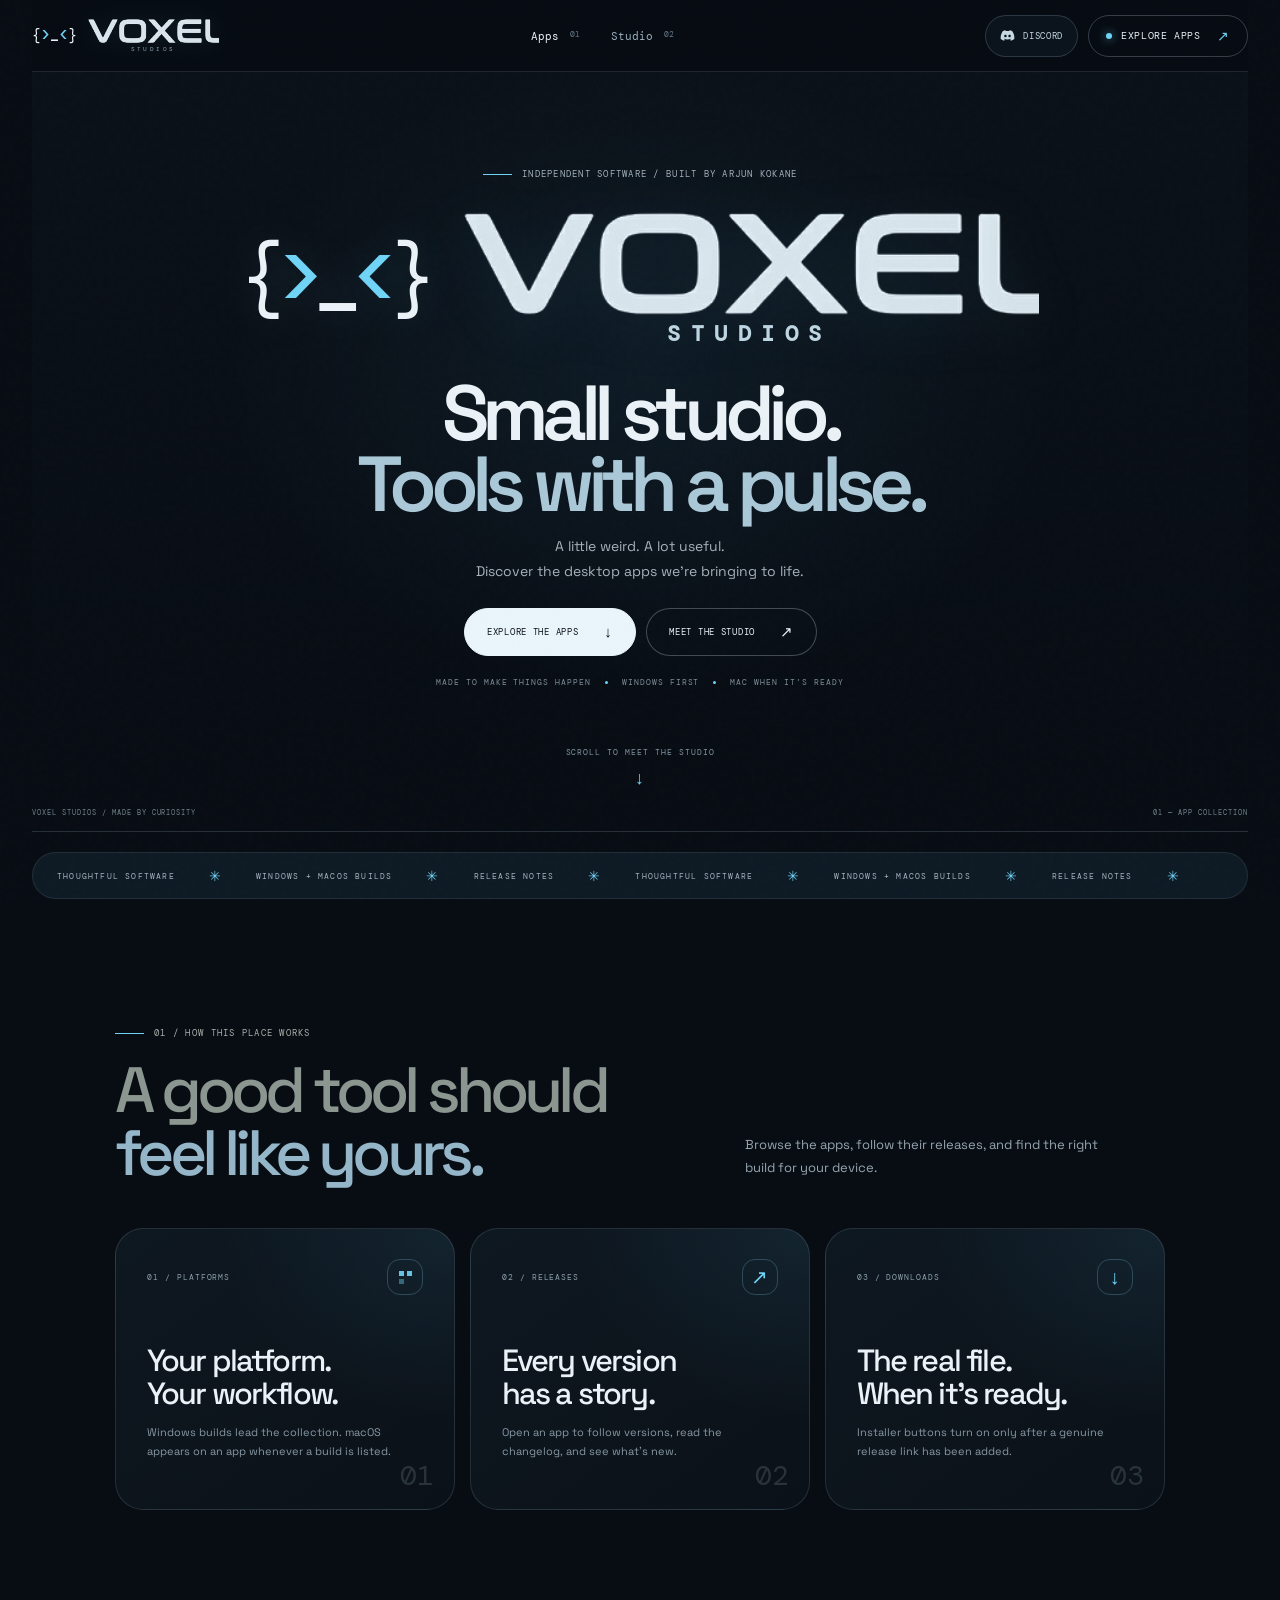
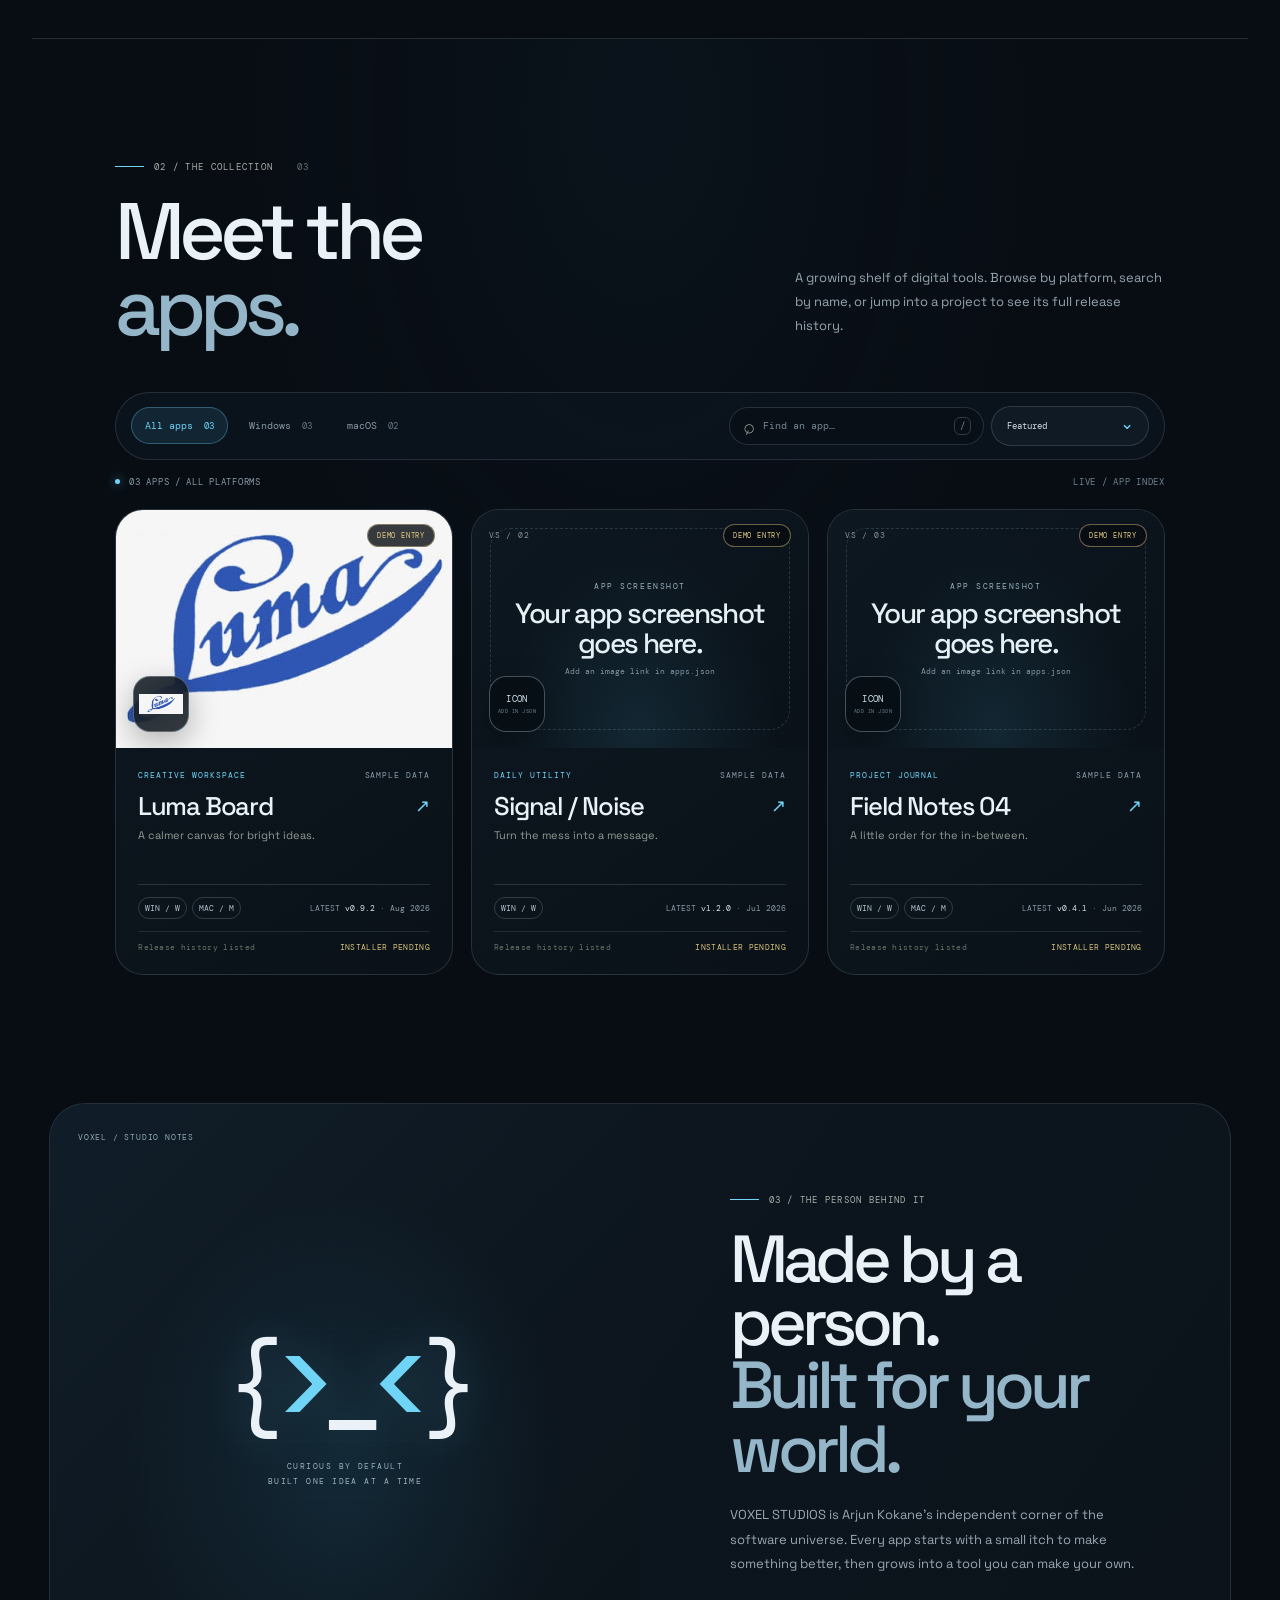
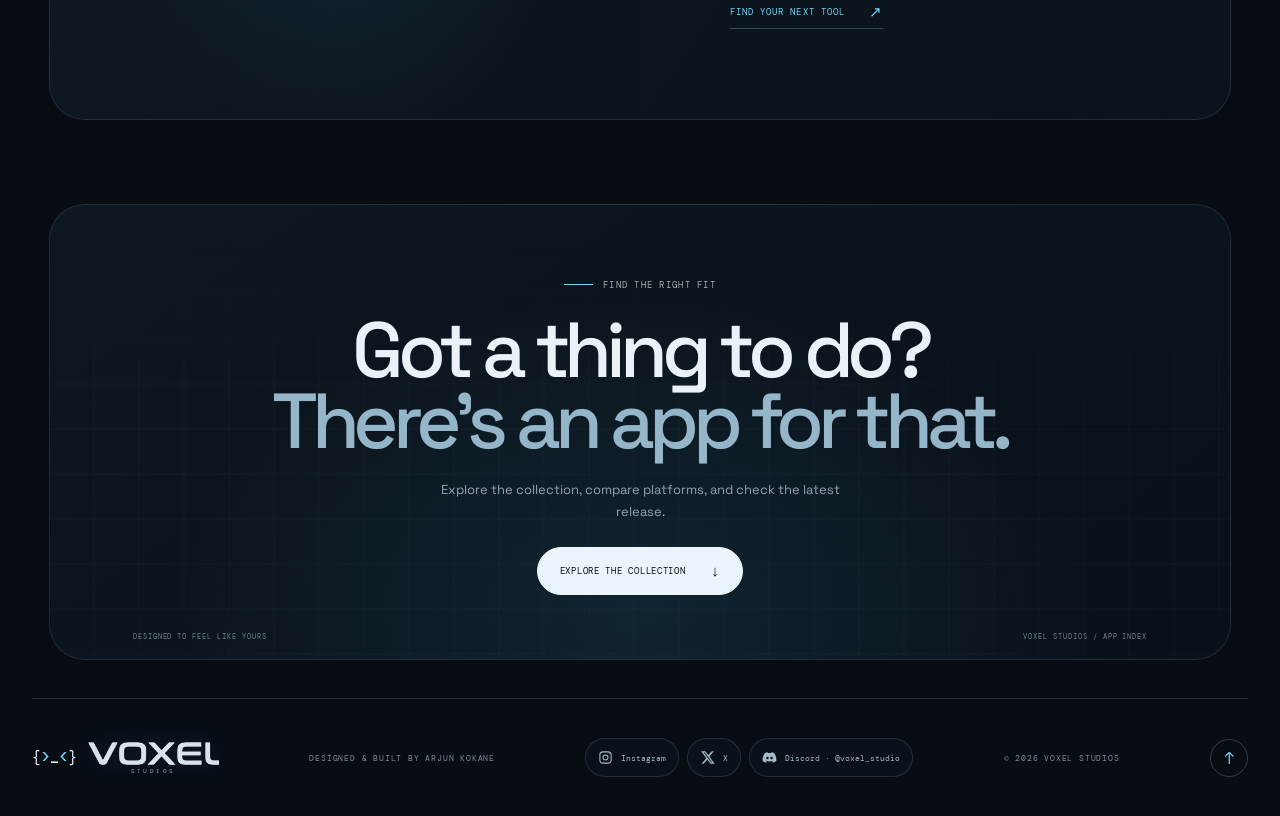
<file: index.html>
<!doctype html>
<html lang="en">
<head>
  <meta charset="utf-8">
  <meta name="viewport" content="width=device-width, initial-scale=1">
  <meta name="theme-color" content="#080d14">
  <meta name="description" content="Explore desktop apps, releases, and installer availability from VOXEL STUDIOS.">
  <link rel="icon" type="image/svg+xml" href="assets/voxel-favicon.svg">
  <title>VOXEL STUDIOS — Tools for what’s next</title>
  <link rel="preconnect" href="https://fonts.googleapis.com">
  <link rel="preconnect" href="https://fonts.gstatic.com" crossorigin>
  <link href="https://fonts.googleapis.com/css2?family=DM+Mono:wght@400;500&family=Space+Grotesk:wght@400;500;600;700&display=swap" rel="stylesheet">
  <link rel="stylesheet" href="style.css">
  <script src="js/app.js" defer></script>
</head>
<body>
  <div class="site-shell" id="top">
    <header class="topbar">
      <a class="brand" href="index.html" aria-label="VOXEL STUDIOS home"><span class="brand-lockup"><span class="brand-face" aria-hidden="true"><span>{</span><b>&gt;</b><i>_</i><b>&lt;</b><span>}</span></span><span class="brand-word"><img class="brand-image" src="assets/voxel-wordmark.png" data-studio-logo data-default-src="assets/voxel-wordmark.png" alt="VOXEL"><span class="brand-studio">STUDIOS</span></span></span></a>
      <nav class="main-nav" aria-label="Main navigation">
        <a class="nav-link is-active" href="#catalog">Apps <span class="nav-index">01</span></a>
        <a class="nav-link" href="#about">Studio <span class="nav-index">02</span></a>
      </nav>
      <div class="topbar-actions"><button class="topbar-social" type="button" data-copy-discord aria-label="Copy Discord handle voxel_studio" title="Copy Discord handle"><svg viewBox="0 0 24 24" aria-hidden="true"><path d="M19.7 5.1A18.2 18.2 0 0 0 15.2 3.7l-.6 1.2a16.8 16.8 0 0 0-5.2 0l-.6-1.2a18.2 18.2 0 0 0-4.5 1.4C1.5 9.3.7 13.4 1.1 17.5a18.4 18.4 0 0 0 5.5 2.8l1.2-2a11.7 11.7 0 0 1-1.9-.9l.5-.4a13.2 13.2 0 0 0 11.2 0l.5.4c-.6.4-1.2.7-1.9.9l1.2 2a18.4 18.4 0 0 0 5.5-2.8c.5-4.8-.8-8.8-3.2-12.4ZM8.7 14.9c-1.1 0-2-.9-2-2s.9-2 2-2 2 .9 2 2-.9 2-2 2Zm6.6 0c-1.1 0-2-.9-2-2s.9-2 2-2 2 .9 2 2-.9 2-2 2Z"/></svg><span>Discord</span></button><a class="topbar-cta" href="#catalog"><span class="status-dot"></span> Explore apps <span class="arrow">↗</span></a></div>
    </header>

    <main>
      <section class="hero artcraft-hero" aria-labelledby="hero-title">
        <div class="hero-glow" aria-hidden="true"></div>
        <div class="hero-content">
          <div class="eyebrow hero-eyebrow"><span class="eyebrow-line"></span> Independent software / Built by Arjun Kokane</div>
          <div class="hero-lockup" aria-label="VOXEL STUDIOS"><span class="hero-face" role="img" aria-label="Animated VOXEL face"><span>{</span><b>&gt;</b><i>_</i><b>&lt;</b><span>}</span></span><span class="hero-word-wrap"><img class="hero-wordmark" src="assets/voxel-wordmark.png" data-studio-logo data-default-src="assets/voxel-wordmark.png" alt="VOXEL"><span class="hero-studio-label">STUDIOS</span></span></div>
          <h1 id="hero-title">Small studio.<br><span>Tools with a pulse.</span></h1>
          <p class="hero-description">A little weird. A lot useful.<br>Discover the desktop apps we’re bringing to life.</p>
          <div class="hero-actions"><a class="button button-primary" href="#catalog">Explore the apps <span>↓</span></a><a class="button button-quiet" href="#about">Meet the studio <span>↗</span></a></div>
          <div class="hero-proof"><span>MADE TO MAKE THINGS HAPPEN</span><i></i><span>WINDOWS FIRST</span><i></i><span>MAC WHEN IT’S READY</span></div>
        </div>
        <a class="hero-scroll-cue" href="#studio"><span>Scroll to meet the studio</span><b aria-hidden="true">↓</b></a>
        <div class="hero-bottomline"><span>VOXEL STUDIOS / MADE BY CURIOSITY</span><span>01 — APP COLLECTION</span></div>
      </section>

      <section class="ticker" aria-label="Studio capabilities"><div class="ticker-track"><span>THOUGHTFUL SOFTWARE</span><b>✳</b><span>WINDOWS + MACOS BUILDS</span><b>✳</b><span>RELEASE NOTES</span><b>✳</b><span>THOUGHTFUL SOFTWARE</span><b>✳</b><span>WINDOWS + MACOS BUILDS</span><b>✳</b><span>RELEASE NOTES</span><b>✳</b></div></section>

      <section class="capabilities content-wrap" id="studio">
        <div class="section-intro">
          <div><div class="eyebrow"><span class="eyebrow-line"></span> 01 / How this place works</div><h2>A good tool should<br><em>feel like yours.</em></h2></div>
          <p>Browse the apps, follow their releases, and find the right build for your device.</p>
        </div>
        <div class="capability-grid">
          <article class="capability-card" data-reveal><div class="capability-top"><span>01 / PLATFORMS</span><span class="capability-icon icon-platforms"><i></i><i></i><i></i></span></div><h3>Your platform.<br>Your workflow.</h3><p>Windows builds lead the collection. macOS appears on an app whenever a build is listed.</p><span class="capability-index">01</span></article>
          <article class="capability-card" data-reveal><div class="capability-top"><span>02 / RELEASES</span><span class="capability-icon icon-release">↗</span></div><h3>Every version<br>has a story.</h3><p>Open an app to follow versions, read the changelog, and see what’s new.</p><span class="capability-index">02</span></article>
          <article class="capability-card" data-reveal><div class="capability-top"><span>03 / DOWNLOADS</span><span class="capability-icon icon-download">↓</span></div><h3>The real file.<br>When it’s ready.</h3><p>Installer buttons turn on only after a genuine release link has been added.</p><span class="capability-index">03</span></article>
        </div>
      </section>

      <section class="catalog content-wrap" id="catalog">
        <div class="section-heading">
          <div><div class="eyebrow"><span class="eyebrow-line"></span> 02 / The collection <span class="eyebrow-number" data-app-count>—</span></div><h2>Meet the<br><em>apps.</em></h2></div>
          <p class="section-intro-text">A growing shelf of digital tools. Browse by platform, search by name, or jump into a project to see its full release history.</p>
        </div>
        <div class="catalog-toolbar">
          <div class="filters" role="group" aria-label="Filter apps by platform">
            <button class="filter-button is-selected" type="button" data-platform-filter="all" aria-pressed="true">All apps <span data-filter-count="all">—</span></button>
            <button class="filter-button" type="button" data-platform-filter="windows" aria-pressed="false">Windows <span data-filter-count="windows">—</span></button>
            <button class="filter-button" type="button" data-platform-filter="macos" aria-pressed="false">macOS <span data-filter-count="macos">—</span></button>
          </div>
          <div class="catalog-tools">
            <label class="search-box"><span class="sr-only">Search apps</span><span class="search-icon">⌕</span><input type="search" id="app-search" placeholder="Find an app…" autocomplete="off"><kbd>/</kbd></label>
            <label class="sort-wrap"><span class="sr-only">Sort apps</span><select id="app-sort"><option value="featured">Featured</option><option value="name">Name A–Z</option><option value="updated">Recently updated</option></select><span class="select-arrow" aria-hidden="true">⌄</span></label>
          </div>
        </div>
        <div class="results-line"><span><span class="results-indicator"></span><span id="results-copy">Loading collection</span></span><span class="mono-label">LIVE / APP INDEX</span></div>
        <div class="app-grid" id="app-grid" aria-live="polite" aria-busy="true"></div>
        <noscript><p class="notice">Enable JavaScript to load the app catalog from <code>apps.json</code>.</p></noscript>
      </section>

      <section class="about-section" id="about">
        <div class="about-art" data-reveal><div class="about-face-lockup" aria-label="VOXEL animated face"><span class="about-face" role="img" aria-label="Animated VOXEL face"><span>{</span><b>&gt;</b><i>_</i><b>&lt;</b><span>}</span></span><span class="about-art-caption">CURIOUS BY DEFAULT<br>BUILT ONE IDEA AT A TIME</span></div><span class="about-art-label">VOXEL / STUDIO NOTES</span></div>
        <div class="about-copy" data-reveal><div class="eyebrow"><span class="eyebrow-line"></span> 03 / The person behind it</div><h2>Made by a person.<br><em>Built for your world.</em></h2><p>VOXEL STUDIOS is Arjun Kokane’s independent corner of the software universe. Every app starts with a small itch to make something better, then grows into a tool you can make your own.</p><a class="text-link" href="#catalog">Find your next tool <span>↗</span></a></div>
      </section>

      <section class="closing-cta"><div class="closing-noise"></div><div class="eyebrow"><span class="eyebrow-line"></span> Find the right fit</div><h2>Got a thing to do?<br><em>There’s an app for that.</em></h2><p>Explore the collection, compare platforms, and check the latest release.</p><a class="button button-primary" href="#catalog">Explore the collection <span>↓</span></a><div class="closing-foot"><span>DESIGNED TO FEEL LIKE YOURS</span><span>VOXEL STUDIOS / APP INDEX</span></div></section>
    </main>

    <footer class="footer">
      <a class="brand footer-brand" href="index.html" aria-label="VOXEL STUDIOS home"><span class="brand-lockup"><span class="brand-face" aria-hidden="true"><span>{</span><b>&gt;</b><i>_</i><b>&lt;</b><span>}</span></span><span class="brand-word"><img class="brand-image" src="assets/voxel-wordmark.png" data-studio-logo data-default-src="assets/voxel-wordmark.png" alt="VOXEL"><span class="brand-studio">STUDIOS</span></span></span></a>
      <span class="footer-credit">DESIGNED & BUILT BY ARJUN KOKANE</span><nav class="footer-socials" aria-label="VOXEL STUDIOS social links"><a data-social="instagram" href="https://www.instagram.com/voxel_studio/" target="_blank" rel="noopener noreferrer" aria-label="Instagram @voxel_studio"><svg viewBox="0 0 24 24" aria-hidden="true"><rect x="3" y="3" width="18" height="18" rx="5"/><circle cx="12" cy="12" r="4"/><circle cx="18" cy="6" r=".8" class="icon-fill"/></svg><span>Instagram</span></a><a data-social="x" href="https://x.com/voxel_studio" target="_blank" rel="noopener noreferrer" aria-label="X @voxel_studio"><svg viewBox="0 0 24 24" aria-hidden="true"><path d="M18.9 2h3.3l-7.2 8.3L23.5 22h-6.6l-5.2-6.9L5.7 22H2.4l7.7-8.9L1.8 2h6.8l4.7 6.3Zm-1.2 18h1.8L7.7 3.9H5.8Z" class="icon-fill"/></svg><span>X</span></a><button type="button" data-copy-discord aria-label="Copy Discord handle voxel_studio"><svg viewBox="0 0 24 24" aria-hidden="true"><path class="icon-fill" d="M19.7 5.1A18.2 18.2 0 0 0 15.2 3.7l-.6 1.2a16.8 16.8 0 0 0-5.2 0l-.6-1.2a18.2 18.2 0 0 0-4.5 1.4C1.5 9.3.7 13.4 1.1 17.5a18.4 18.4 0 0 0 5.5 2.8l1.2-2a11.7 11.7 0 0 1-1.9-.9l.5-.4a13.2 13.2 0 0 0 11.2 0l.5.4c-.6.4-1.2.7-1.9.9l1.2 2a18.4 18.4 0 0 0 5.5-2.8c.5-4.8-.8-8.8-3.2-12.4ZM8.7 14.9a2 2 0 1 1 0-4 2 2 0 0 1 0 4Zm6.6 0a2 2 0 1 1 0-4 2 2 0 0 1 0 4Z"/></svg><span>Discord · @voxel_studio</span></button></nav><span class="footer-copy">© <span data-year></span> VOXEL STUDIOS</span><a class="back-top" href="#top" aria-label="Back to top">↑</a>
    </footer>
  </div>
</body>
</html>
</file>
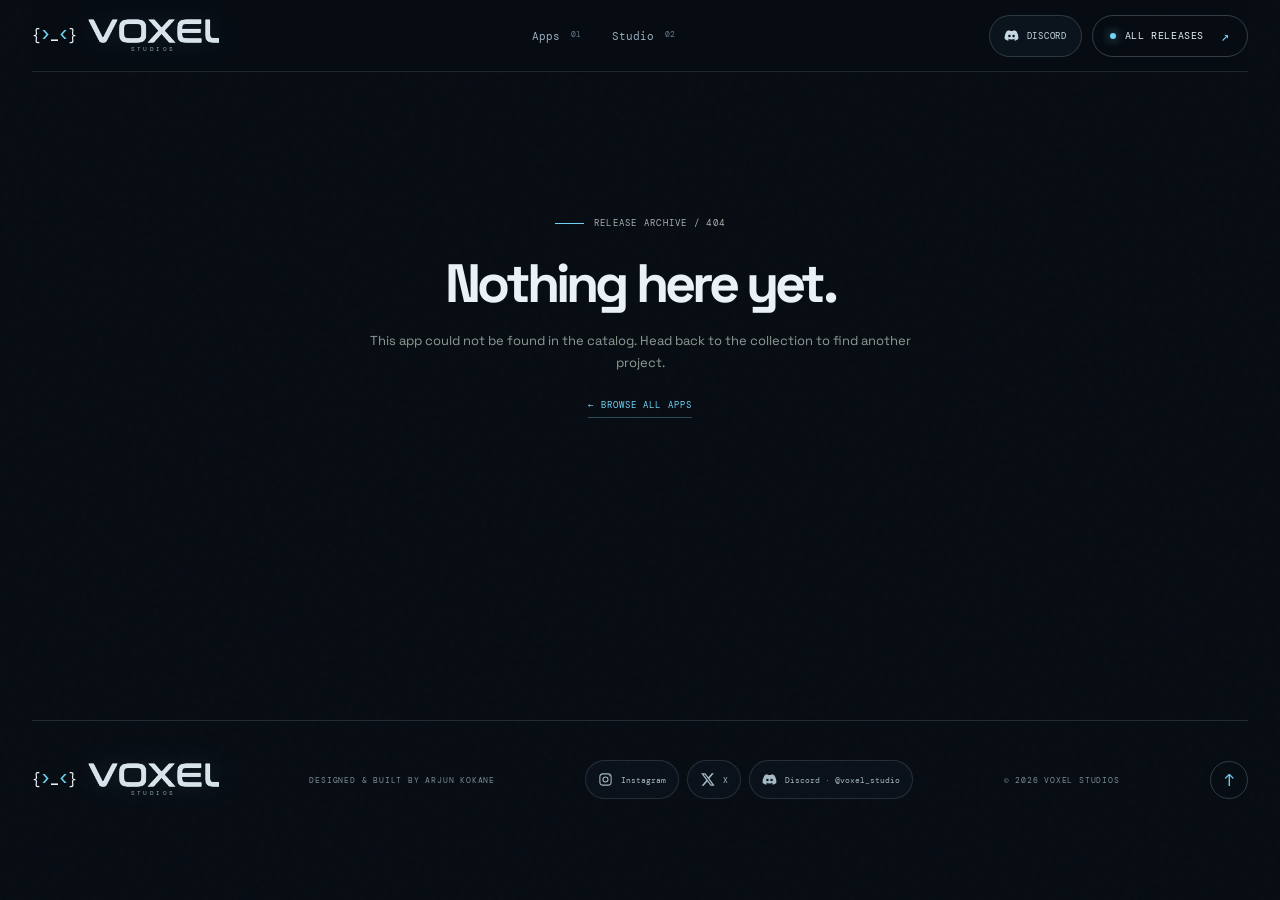
<file: app-detail.html>
<!doctype html>
<html lang="en">
<head>
  <meta charset="utf-8">
  <meta name="viewport" content="width=device-width, initial-scale=1">
  <meta name="theme-color" content="#090b0c">
  <meta name="description" content="App details, release history, and platform downloads from VOXEL STUDIOS.">
  <link rel="icon" type="image/svg+xml" href="assets/voxel-favicon.svg">
  <title>App details — VOXEL STUDIOS</title>
  <link rel="preconnect" href="https://fonts.googleapis.com">
  <link rel="preconnect" href="https://fonts.gstatic.com" crossorigin>
  <link href="https://fonts.googleapis.com/css2?family=DM+Mono:wght@400;500&family=Space+Grotesk:wght@400;500;600;700&display=swap" rel="stylesheet">
  <link rel="stylesheet" href="style.css">
  <script src="js/app.js" defer></script>
</head>
<body class="detail-page">
  <div class="site-shell" id="top">
    <header class="topbar">
      <a class="brand" href="index.html" aria-label="VOXEL STUDIOS home"><span class="brand-lockup"><span class="brand-face" aria-hidden="true"><span>{</span><b>&gt;</b><i>_</i><b>&lt;</b><span>}</span></span><span class="brand-word"><img class="brand-image" src="assets/voxel-wordmark.png" data-studio-logo data-default-src="assets/voxel-wordmark.png" alt="VOXEL"><span class="brand-studio">STUDIOS</span></span></span></a>
      <nav class="main-nav" aria-label="Main navigation"><a class="nav-link" href="index.html#catalog">Apps <span class="nav-index">01</span></a><a class="nav-link" href="index.html#about">Studio <span class="nav-index">02</span></a></nav>
      <div class="topbar-actions"><button class="topbar-social" type="button" data-copy-discord aria-label="Copy Discord handle voxel_studio" title="Copy Discord handle"><svg viewBox="0 0 24 24" aria-hidden="true"><path d="M19.7 5.1A18.2 18.2 0 0 0 15.2 3.7l-.6 1.2a16.8 16.8 0 0 0-5.2 0l-.6-1.2a18.2 18.2 0 0 0-4.5 1.4C1.5 9.3.7 13.4 1.1 17.5a18.4 18.4 0 0 0 5.5 2.8l1.2-2a11.7 11.7 0 0 1-1.9-.9l.5-.4a13.2 13.2 0 0 0 11.2 0l.5.4c-.6.4-1.2.7-1.9.9l1.2 2a18.4 18.4 0 0 0 5.5-2.8c.5-4.8-.8-8.8-3.2-12.4ZM8.7 14.9c-1.1 0-2-.9-2-2s.9-2 2-2 2 .9 2 2-.9 2-2 2Zm6.6 0c-1.1 0-2-.9-2-2s.9-2 2-2 2 .9 2 2-.9 2-2 2Z"/></svg><span>Discord</span></button><a class="topbar-cta" href="index.html#catalog"><span class="status-dot"></span> All releases <span class="arrow">↗</span></a></div>
    </header>
    <main id="detail-root" class="detail-root" aria-live="polite" aria-busy="true"><div class="detail-loading"><span class="loading-orbit"></span><span>Opening the release archive…</span></div></main>
    <footer class="footer"><a class="brand footer-brand" href="index.html" aria-label="VOXEL STUDIOS home"><span class="brand-lockup"><span class="brand-face" aria-hidden="true"><span>{</span><b>&gt;</b><i>_</i><b>&lt;</b><span>}</span></span><span class="brand-word"><img class="brand-image" src="assets/voxel-wordmark.png" data-studio-logo data-default-src="assets/voxel-wordmark.png" alt="VOXEL"><span class="brand-studio">STUDIOS</span></span></span></a><span class="footer-credit">DESIGNED & BUILT BY ARJUN KOKANE</span><nav class="footer-socials" aria-label="VOXEL STUDIOS social links"><a data-social="instagram" href="https://www.instagram.com/voxel_studio/" target="_blank" rel="noopener noreferrer" aria-label="Instagram @voxel_studio"><svg viewBox="0 0 24 24" aria-hidden="true"><rect x="3" y="3" width="18" height="18" rx="5"/><circle cx="12" cy="12" r="4"/><circle cx="18" cy="6" r=".8" class="icon-fill"/></svg><span>Instagram</span></a><a data-social="x" href="https://x.com/voxel_studio" target="_blank" rel="noopener noreferrer" aria-label="X @voxel_studio"><svg viewBox="0 0 24 24" aria-hidden="true"><path d="M18.9 2h3.3l-7.2 8.3L23.5 22h-6.6l-5.2-6.9L5.7 22H2.4l7.7-8.9L1.8 2h6.8l4.7 6.3Zm-1.2 18h1.8L7.7 3.9H5.8Z" class="icon-fill"/></svg><span>X</span></a><button type="button" data-copy-discord aria-label="Copy Discord handle voxel_studio"><svg viewBox="0 0 24 24" aria-hidden="true"><path class="icon-fill" d="M19.7 5.1A18.2 18.2 0 0 0 15.2 3.7l-.6 1.2a16.8 16.8 0 0 0-5.2 0l-.6-1.2a18.2 18.2 0 0 0-4.5 1.4C1.5 9.3.7 13.4 1.1 17.5a18.4 18.4 0 0 0 5.5 2.8l1.2-2a11.7 11.7 0 0 1-1.9-.9l.5-.4a13.2 13.2 0 0 0 11.2 0l.5.4c-.6.4-1.2.7-1.9.9l1.2 2a18.4 18.4 0 0 0 5.5-2.8c.5-4.8-.8-8.8-3.2-12.4ZM8.7 14.9a2 2 0 1 1 0-4 2 2 0 0 1 0 4Zm6.6 0a2 2 0 1 1 0-4 2 2 0 0 1 0 4Z"/></svg><span>Discord · @voxel_studio</span></button></nav><span class="footer-copy">© <span data-year></span> VOXEL STUDIOS</span><a class="back-top" href="#top" aria-label="Back to top">↑</a></footer>
  </div>
</body>
</html>
</file>
<file: style.css>
@charset "UTF-8";
:root {
  color-scheme: dark;
  --ink: #080a0b;
  --panel: #101314;
  --panel-2: #15191a;
  --paper: #f0f0e8;
  --muted: #929a96;
  --line: rgba(232, 239, 231, .15);
  --acid: #c1f36b;
  --acid-soft: rgba(193, 243, 107, .13);
  --mono: "DM Mono", "SFMono-Regular", Consolas, monospace;
  --display: "Space Grotesk", "Arial Narrow", Arial, sans-serif;
}
* { box-sizing: border-box; }
html { scroll-behavior: smooth; scroll-padding-top: 90px; }
body { margin: 0; min-width: 320px; background: var(--ink); color: var(--paper); font-family: var(--display); -webkit-font-smoothing: antialiased; }
body::before { position: fixed; z-index: 10; inset: 0; pointer-events: none; content: ""; opacity: .045; background-image: url("data:image/svg+xml,%3Csvg viewBox='0 0 180 180' xmlns='http://www.w3.org/2000/svg'%3E%3Cfilter id='n'%3E%3CfeTurbulence type='fractalNoise' baseFrequency='.9' numOctaves='3' stitchTiles='stitch'/%3E%3C/filter%3E%3Crect width='100%25' height='100%25' filter='url(%23n)' opacity='.35'/%3E%3C/svg%3E"); }
a { color: inherit; text-decoration: none; }
button, input, select { font: inherit; }
button:focus-visible, a:focus-visible, input:focus-visible, select:focus-visible { outline: 2px solid var(--acid); outline-offset: 4px; }
.site-shell { width: min(100% - 80px, 1440px); margin: 0 auto; }
.topbar { display: flex; align-items: center; justify-content: space-between; height: 86px; border-bottom: 1px solid var(--line); position: relative; z-index: 2; }
.brand { display: inline-flex; align-items: center; gap: 11px; min-width: 190px; }
.brand-mark { display: grid; grid-template-columns: repeat(2, 8px); gap: 3px; transform: rotate(-12deg); }
.brand-mark i { width: 8px; height: 8px; display: block; background: var(--acid); }
.brand-mark i:nth-child(2) { opacity: .72; }.brand-mark i:nth-child(3) { opacity: .48; }.brand-mark i:nth-child(4) { opacity: .88; }
.brand-name { position: relative; font-weight: 700; letter-spacing: .13em; font-size: 13px; line-height: 1; }
.brand-name > span { position: absolute; top: -2px; right: -9px; color: var(--acid); font: 8px var(--mono); }
.brand-name small { display: block; margin-top: 5px; font: 8px var(--mono); letter-spacing: .34em; color: var(--muted); }
.main-nav { display: flex; align-items: center; gap: 38px; height: 100%; }
.nav-link { font: 11px var(--mono); color: #a4aaa5; transition: color .2s; }.nav-link:hover, .nav-link.is-active { color: var(--paper); }
.nav-index { margin-left: 4px; color: #6d7570; font-size: 8px; vertical-align: top; }
.topbar-cta { display: flex; align-items: center; gap: 9px; padding: 11px 14px; border: 1px solid var(--line); border-radius: 2px; font: 10px var(--mono); text-transform: uppercase; letter-spacing: .06em; transition: border-color .2s, background .2s; }
.topbar-cta:hover { border-color: var(--acid); background: var(--acid-soft); }.topbar-cta .arrow { margin-left: 8px; color: var(--acid); font-size: 14px; }
.status-dot, .results-indicator { width: 6px; height: 6px; display: inline-block; border-radius: 50%; background: var(--acid); box-shadow: 0 0 10px rgba(193, 243, 107, .7); }
.hero { min-height: 680px; height: min(760px, calc(100vh - 86px)); max-height: 810px; display: grid; grid-template-columns: 1.02fr .98fr; position: relative; padding: 88px 0 65px; }
.hero-copy { position: relative; z-index: 1; display: flex; flex-direction: column; justify-content: center; align-items: flex-start; padding-bottom: 38px; }
.eyebrow { display: flex; align-items: center; gap: 10px; color: #a8b0a9; font: 9px var(--mono); letter-spacing: .14em; text-transform: uppercase; }
.eyebrow-line { width: 29px; height: 1px; background: var(--acid); display: inline-block; }.eyebrow-number { color: #68726b; margin-left: 14px; }
h1, h2, p { margin-top: 0; }
.hero h1 { margin: 26px 0 33px; font-size: clamp(72px, 9.5vw, 146px); line-height: .79; letter-spacing: -.095em; font-weight: 600; }
.outline-word { color: transparent; -webkit-text-stroke: 1px #d4ddd3; }.hero-accent { color: var(--acid); }.accent-dot { color: var(--paper); }
.hero-bottom { display: flex; align-items: center; gap: 38px; }.hero-bottom p { margin: 0; color: #9ea69f; font-size: 13px; line-height: 1.7; }.hero-bottom strong { color: var(--paper); font-weight: 500; letter-spacing: .04em; }
.round-link { width: 47px; height: 47px; border: 1px solid #4b554c; border-radius: 50%; display: grid; place-items: center; font-size: 20px; color: var(--acid); transition: transform .25s, background .25s; }.round-link:hover { transform: translateY(4px); background: var(--acid-soft); }
.hero-art { position: relative; min-height: 460px; max-height: 560px; align-self: center; margin: 0 0 32px 4%; overflow: hidden; background: radial-gradient(ellipse at 53% 53%, rgba(109, 151, 61, .2), transparent 37%), radial-gradient(ellipse at 50% 52%, #111816 0, #0d1010 52%, #090b0b 75%); border: 1px solid rgba(214, 226, 213, .09); }
.hero-art-grid { position: absolute; inset: 0; opacity: .23; background-image: linear-gradient(rgba(230, 242, 230, .11) 1px, transparent 1px), linear-gradient(90deg, rgba(230, 242, 230, .11) 1px, transparent 1px); background-size: 48px 48px; mask-image: radial-gradient(ellipse at center, black 8%, transparent 78%); }
.orbit { position: absolute; left: 50%; top: 50%; border: 1px solid rgba(192, 242, 109, .35); border-radius: 50%; transform: translate(-50%, -50%) rotate(-28deg); }
.orbit-a { width: min(73%, 410px); aspect-ratio: 1; }.orbit-b { width: min(92%, 520px); aspect-ratio: 1; border-color: rgba(207, 220, 206, .14); transform: translate(-50%, -50%) rotate(61deg) scaleY(.53); }.orbit-c { width: min(65%, 360px); aspect-ratio: 1; border-color: rgba(207, 220, 206, .16); transform: translate(-50%, -50%) rotate(-61deg) scaleY(.64); }
.orbit-a::after, .orbit-b::after, .orbit-c::after { content: ""; position: absolute; left: 15%; top: 12%; width: 7px; height: 7px; background: var(--acid); border-radius: 50%; box-shadow: 0 0 18px var(--acid); }
.orbit-b::after { left: 78%; top: 73%; width: 5px; height: 5px; background: #e6f2d2; }.orbit-c::after { left: 19%; top: 78%; width: 4px; height: 4px; background: #96a5a0; }
.hero-core { position: absolute; left: 50%; top: 50%; width: 128px; aspect-ratio: 1; display: flex; flex-direction: column; align-items: center; justify-content: center; border-radius: 50%; color: var(--acid); background: radial-gradient(circle at 38% 30%, #42562f, #1b281b 44%, #121917 72%); box-shadow: 0 0 70px rgba(145, 194, 76, .18), inset 0 0 22px rgba(208, 255, 136, .17); transform: translate(-50%, -50%); animation: breathe 6s ease-in-out infinite; }
.core-caption { font-size: 32px; font-weight: 600; letter-spacing: -.1em; }.core-stamp { margin-top: 6px; color: #d6e8b8; text-align: center; font: 6px/1.5 var(--mono); letter-spacing: .2em; }
.art-coordinate, .art-side-note { position: absolute; color: #87928a; font: 8px var(--mono); letter-spacing: .08em; }.coord-a { left: 23px; top: 22px; }.coord-b { right: 23px; bottom: 22px; }.art-side-note { right: 20px; top: 22px; text-align: right; line-height: 1.7; }.art-cross { position: absolute; color: var(--acid); font: 18px var(--mono); opacity: .8; }.cross-a { left: 17%; top: 47%; }.cross-b { right: 16%; bottom: 26%; }
.hero-meta { position: absolute; bottom: 25px; left: 0; right: 0; display: flex; justify-content: space-between; color: #69726b; font: 8px var(--mono); letter-spacing: .12em; }.hero-meta b { color: var(--acid); font-size: 12px; margin-left: 5px; font-weight: 400; }
.manifesto-strip { height: 48px; display: flex; align-items: center; justify-content: space-around; gap: 20px; overflow: hidden; white-space: nowrap; background: var(--acid); color: #101510; font: 9px var(--mono); letter-spacing: .12em; }.manifesto-strip b { font-size: 15px; font-weight: 400; }
.section-wrap { padding-left: 5.8%; padding-right: 5.8%; }.catalog { padding-top: 140px; padding-bottom: 148px; }
.section-heading { display: flex; align-items: flex-end; justify-content: space-between; gap: 50px; margin-bottom: 58px; }.section-heading h2, .studio-content h2 { margin: 25px 0 0; font-size: clamp(46px, 6.2vw, 82px); line-height: .94; letter-spacing: -.07em; font-weight: 500; }.muted-heading { color: #59615c; }.section-intro { max-width: 310px; margin: 0 4px 6px 0; color: #8c9690; font-size: 13px; line-height: 1.8; }
.catalog-toolbar { display: flex; align-items: center; justify-content: space-between; border-bottom: 1px solid var(--line); padding-bottom: 17px; gap: 20px; }.filters, .catalog-tools { display: flex; align-items: center; gap: 8px; }.filter-button { padding: 9px 12px; color: #848d86; background: transparent; border: 1px solid transparent; cursor: pointer; font: 10px var(--mono); transition: all .2s; }.filter-button span { margin-left: 5px; color: #606a63; font-size: 9px; }.filter-button:hover { color: var(--paper); }.filter-button.is-selected { border-color: #485144; color: var(--acid); background: rgba(193, 243, 107, .06); }.filter-button.is-selected span { color: var(--acid); }
.search-box { width: 210px; height: 36px; display: flex; align-items: center; gap: 7px; border-bottom: 1px solid #333a35; color: #919b93; }.search-icon { transform: rotate(-20deg); font-size: 20px; line-height: 1; }.search-box input { min-width: 0; width: 100%; color: var(--paper); background: transparent; border: 0; outline: 0; font: 10px var(--mono); }.search-box input::placeholder { color: #657068; }.search-box kbd { padding: 2px 5px; border: 1px solid #3d443e; border-radius: 2px; color: #657068; font: 9px var(--mono); }
.sort-wrap select { min-width: 126px; height: 36px; padding: 0 23px 0 9px; color: #9ea79f; border: 0; outline: 0; background: var(--ink); font: 10px var(--mono); cursor: pointer; }.sort-wrap select option { background: #101313; }
.results-line { display: flex; justify-content: space-between; align-items: center; padding: 16px 0 21px; color: #7c867e; font: 9px var(--mono); text-transform: uppercase; letter-spacing: .08em; }.results-line > span:first-child { display: flex; align-items: center; gap: 9px; }.results-indicator { width: 5px; height: 5px; }.mono-label { color: #535d56; }
.app-grid { display: grid; grid-template-columns: repeat(3, 1fr); gap: 18px; }
.app-card { min-width: 0; overflow: hidden; border: 1px solid #242a27; background: #101313; transition: transform .25s, border-color .25s, box-shadow .25s; }.app-card:hover { transform: translateY(-5px); border-color: #57644e; box-shadow: 0 20px 50px rgba(0,0,0,.18); }.app-card-visual { position: relative; height: 218px; overflow: hidden; background: #15171b; }.card-topline { position: absolute; z-index: 1; top: 13px; left: 15px; right: 15px; display: flex; align-items: center; justify-content: space-between; color: rgba(235, 241, 234, .72); font: 8px var(--mono); letter-spacing: .1em; text-transform: uppercase; }.demo-badge { padding: 5px 7px; border: 1px solid rgba(246, 209, 107, .4); color: #ead083; background: rgba(10, 12, 12, .55); font-size: 7px; }.card-serial { color: rgba(238,244,235,.55); }
.artwork { position: absolute; inset: 0; overflow: hidden; }.artwork::before { content: ""; position: absolute; inset: 0; background-image: linear-gradient(rgba(255,255,255,.07) 1px, transparent 1px), linear-gradient(90deg, rgba(255,255,255,.07) 1px, transparent 1px); background-size: 30px 30px; mask-image: radial-gradient(ellipse at center, black, transparent 78%); opacity: .55; }
.artwork--lilac { background: radial-gradient(ellipse at 47% 54%, #633d93, transparent 32%), linear-gradient(145deg,#1c1727,#0e1418 78%); }.artwork--orange { background: radial-gradient(ellipse at 55% 50%, #a95029, transparent 32%), linear-gradient(145deg,#281914,#121615 80%); }.artwork--mint { background: radial-gradient(ellipse at 48% 50%, #267866, transparent 33%), linear-gradient(145deg,#142520,#11181b 78%); }
.shape-orbit { position: absolute; left: 50%; top: 52%; width: 155px; height: 155px; border: 1px solid rgba(221, 187, 255, .68); border-radius: 50%; transform: translate(-50%,-50%) rotate(-26deg) scaleY(.55); box-shadow: 0 0 26px rgba(200,157,255,.2); }.shape-orbit::before, .shape-orbit::after { content: ""; position: absolute; border: 1px solid rgba(228,203,255,.4); border-radius: 50%; inset: 18px -19px; transform: rotate(65deg); }.shape-orbit::after { inset: 35px -7px; transform: rotate(113deg); border-color: rgba(228,203,255,.25); }.shape-core { position: absolute; left: 50%; top: 50%; width: 53px; height: 53px; border-radius: 50%; transform: translate(-50%,-50%); background: radial-gradient(circle at 32% 28%, #e0c2ff, #9560c5 35%, #3d2b54 75%); box-shadow: 0 0 35px rgba(182,114,231,.5); }.shape-spark { position: absolute; width: 5px; height: 5px; background: #dfc7ff; box-shadow: 0 0 10px #dcb7ff; border-radius: 50%; left: 28%; top: 35%; }.shape-spark--b { left: 72%; top: 67%; width: 3px; height: 3px; }
.artwork--orange .shape-orbit { width: 142px; height: 142px; border-color: rgba(255,173,115,.69); transform: translate(-50%,-50%) rotate(42deg) scaleY(.77); }.artwork--orange .shape-orbit::before { border-color: rgba(255,184,135,.35); }.artwork--orange .shape-orbit::after { border-color: rgba(255,184,135,.24); }.artwork--orange .shape-core { width: 62px; height: 62px; border-radius: 10px; transform: translate(-50%,-50%) rotate(45deg); background: linear-gradient(135deg,#ffc28f,#d76b39 47%,#572a21); box-shadow: 0 0 34px rgba(244,121,65,.35); }.artwork--orange .shape-spark { background: #ffc08d; box-shadow: 0 0 10px #fa9864; }
.artwork--mint .shape-orbit { width: 144px; height: 144px; border-color: rgba(140,234,205,.66); transform: translate(-50%,-50%) rotate(-52deg) scaleY(.8); }.artwork--mint .shape-orbit::before { border-color: rgba(142,239,207,.34); }.artwork--mint .shape-orbit::after { border-color: rgba(142,239,207,.22); }.artwork--mint .shape-core { width: 60px; height: 60px; border-radius: 8px; background: radial-gradient(circle at 25% 20%,#b5ffe1,#34977d 48%,#184941); box-shadow: 0 0 34px rgba(77,212,170,.35); }.artwork--mint .shape-spark { background: #a4ffda; box-shadow: 0 0 10px #7df5c4; }
.visual-index { position: absolute; right: 15px; bottom: 12px; color: rgba(242,247,238,.5); font: 8px var(--mono); letter-spacing: .1em; }
.card-body { padding: 18px 19px 17px; }.card-kicker { display: flex; align-items: center; justify-content: space-between; gap: 12px; color: #808a82; font: 8px var(--mono); letter-spacing: .12em; text-transform: uppercase; }.card-kicker .category { color: var(--acid); }.card-title-row { display: flex; align-items: flex-start; justify-content: space-between; gap: 12px; margin: 14px 0 8px; }.card-title { margin: 0; font-size: 25px; font-weight: 500; letter-spacing: -.055em; line-height: 1; }.card-open { color: var(--acid); font: 18px var(--mono); transition: transform .2s; }.app-card:hover .card-open { transform: translate(3px,-3px); }.card-tagline { min-height: 40px; margin: 0; color: #929a94; font-size: 11px; line-height: 1.6; }.card-divider { margin: 17px 0 12px; border: 0; border-top: 1px solid #2b312d; }.card-meta-row { display: flex; justify-content: space-between; align-items: center; gap: 10px; }.platform-list { display: flex; gap: 5px; }.platform-chip { padding: 5px 6px; color: #9ea89f; border: 1px solid #343b36; font: 8px var(--mono); }.latest-release { color: #7d877f; font: 8px var(--mono); text-align: right; }.latest-release strong { color: #c1c9c1; font-weight: 400; }.card-availability { margin-top: 12px; padding-top: 10px; border-top: 1px solid #242a27; display: flex; justify-content: space-between; align-items: center; color: #68736a; font: 8px var(--mono); letter-spacing: .04em; }.pending-mark { color: #d5c17a; }
.empty-state { grid-column: 1/-1; padding: 68px 20px; border: 1px dashed #39413b; text-align: center; color: #9ba49c; }.empty-state strong { display: block; margin-bottom: 8px; color: var(--paper); font-size: 21px; font-weight: 500; }.empty-state p { margin: 0; font-size: 12px; }.notice { padding: 14px; color: #e0cb8a; border: 1px solid #635736; font: 12px var(--mono); }
.studio-section { display: grid; grid-template-columns: .72fr 1.4fr .45fr; align-items: center; gap: 35px; padding: 100px 5.8%; border-top: 1px solid var(--line); border-bottom: 1px solid var(--line); background: radial-gradient(ellipse at 20% 56%, rgba(104, 141, 67, .12), transparent 40%); }.studio-mark { color: #394238; font-size: clamp(90px, 14vw, 185px); font-weight: 700; letter-spacing: -.15em; line-height: .75; }.studio-mark span { color: var(--acid); font-size: .6em; }.studio-content h2 { margin-top: 23px; font-size: clamp(42px, 5.2vw, 70px); }.studio-content p { max-width: 510px; margin: 24px 0; color: #939d94; font-size: 12px; line-height: 1.9; }.text-link { display: inline-flex; align-items: center; gap: 16px; color: var(--acid); font: 10px var(--mono); text-transform: uppercase; letter-spacing: .08em; }.text-link span { font-size: 16px; }.studio-aside { justify-self: end; color: #6b756d; font: 8px/1.7 var(--mono); letter-spacing: .1em; }.aside-number { color: #98a397; }.aside-rule { height: 1px; width: 61px; margin: 17px 0; background: var(--acid); }
.footer { min-height: 105px; display: flex; align-items: center; justify-content: space-between; gap: 25px; }.footer-brand { min-width: 170px; }.footer-credit, .footer-copy { color: #667068; font: 8px var(--mono); letter-spacing: .1em; }.back-top { display: grid; place-items: center; width: 32px; height: 32px; color: var(--acid); border: 1px solid #39433a; font-size: 17px; transition: background .2s; }.back-top:hover { background: var(--acid-soft); }
/* App detail */
.detail-root { min-height: 72vh; }.detail-loading { min-height: 60vh; display: flex; flex-direction: column; align-items: center; justify-content: center; gap: 18px; color: #8d978f; font: 10px var(--mono); letter-spacing: .08em; }.loading-orbit { width: 32px; height: 32px; border: 1px solid #4c6540; border-top-color: var(--acid); border-radius: 50%; animation: spin 1.2s linear infinite; }
.detail-content { padding: 42px 5.8% 120px; }.back-link { display: inline-flex; align-items: center; gap: 10px; color: #8c968e; font: 9px var(--mono); letter-spacing: .08em; text-transform: uppercase; }.back-link span { color: var(--acid); font-size: 16px; }.detail-hero { display: grid; grid-template-columns: 1.1fr .9fr; gap: 42px; align-items: center; padding: 52px 0 55px; border-bottom: 1px solid var(--line); }.detail-copy .eyebrow { margin-bottom: 18px; }.detail-demo-note { display: inline-flex; padding: 6px 8px; border: 1px solid rgba(246,209,107,.4); color: #e5ca76; background: rgba(246,209,107,.07); font: 8px var(--mono); letter-spacing: .08em; text-transform: uppercase; }.detail-title { margin: 16px 0 12px; font-size: clamp(50px, 7.5vw, 105px); font-weight: 500; line-height: .9; letter-spacing: -.08em; }.detail-tagline { margin: 0 0 16px; color: var(--acid); font-size: 17px; }.detail-description { max-width: 580px; margin: 0; color: #9aa39b; font-size: 13px; line-height: 1.8; }.detail-hero .app-card-visual { height: 340px; }.detail-hero .shape-orbit { transform: translate(-50%,-50%) scale(1.45) rotate(-26deg) scaleY(.55); }.detail-hero .artwork--orange .shape-orbit { transform: translate(-50%,-50%) scale(1.4) rotate(42deg) scaleY(.77); }.detail-hero .artwork--mint .shape-orbit { transform: translate(-50%,-50%) scale(1.45) rotate(-52deg) scaleY(.8); }.detail-hero .shape-core { transform: translate(-50%,-50%) scale(1.4); }.detail-hero .artwork--orange .shape-core { transform: translate(-50%,-50%) scale(1.4) rotate(45deg); }.detail-meta { display: grid; grid-template-columns: repeat(4, 1fr); gap: 1px; margin: 0; background: var(--line); border: 1px solid var(--line); }.detail-meta div { padding: 15px 16px; background: #0c0f0f; }.detail-meta dt { margin-bottom: 8px; color: #707a72; font: 8px var(--mono); letter-spacing: .1em; text-transform: uppercase; }.detail-meta dd { margin: 0; font-size: 11px; color: #d5dbd4; }
.release-section { padding-top: 58px; }.release-heading { display: flex; justify-content: space-between; align-items: flex-end; gap: 30px; margin-bottom: 26px; }.release-heading h2 { margin: 15px 0 0; font-size: clamp(37px, 5vw, 58px); font-weight: 500; line-height: 1; letter-spacing: -.07em; }.release-heading p { max-width: 280px; margin: 0; color: #808a82; font-size: 11px; line-height: 1.7; }.release-list { border-top: 1px solid #353d37; }.release-card { display: grid; grid-template-columns: 1fr 1.1fr .9fr; gap: 32px; padding: 27px 0; border-bottom: 1px solid #353d37; }.release-primary { display: flex; gap: 16px; }.release-index { color: #69756b; font: 9px var(--mono); padding-top: 3px; }.release-version { margin: 0; color: var(--paper); font-size: 26px; font-weight: 500; letter-spacing: -.06em; line-height: 1; }.release-name { margin: 7px 0 9px; color: var(--acid); font-size: 11px; }.release-date { color: #758077; font: 8px var(--mono); text-transform: uppercase; letter-spacing: .07em; }.release-status { display: inline-block; margin-left: 9px; padding: 3px 6px; color: #c4d0c4; border: 1px solid #39463b; font-size: 7px; }.release-summary { margin: 0 0 10px; color: #9aa39b; font-size: 11px; line-height: 1.7; }.change-list { margin: 0; padding: 0; list-style: none; color: #78837b; font-size: 10px; line-height: 1.8; }.change-list li::before { content: "+"; margin-right: 8px; color: var(--acid); font-family: var(--mono); }.platform-downloads { display: flex; flex-direction: column; gap: 8px; }.download-row { display: flex; align-items: center; justify-content: space-between; gap: 10px; padding: 10px 11px; border: 1px solid #2c332e; background: rgba(255,255,255,.015); }.download-platform { color: #aeb6ae; font: 9px var(--mono); text-transform: uppercase; }.download-platform small { display: block; margin-top: 4px; color: #626d64; font-size: 7px; text-transform: none; letter-spacing: .03em; }.download-button { min-width: 102px; padding: 8px 10px; color: #13180f; border: 1px solid var(--acid); background: var(--acid); text-align: center; font: 8px var(--mono); text-transform: uppercase; letter-spacing: .04em; cursor: pointer; transition: background .2s, color .2s; }.download-button:hover { color: var(--acid); background: transparent; }.download-button[disabled] { color: #727b72; background: #1a1f1b; border-color: #343d34; cursor: not-allowed; }.download-note { margin: 2px 0 0; color: #71674b; font: 8px/1.6 var(--mono); }.not-found { max-width: 620px; margin: 0 auto; padding: 145px 20px; text-align: center; }.not-found .eyebrow { justify-content: center; }.not-found h1 { margin: 20px 0 12px; font-size: 54px; letter-spacing: -.07em; }.not-found p { color: #919b93; font-size: 13px; line-height: 1.7; }.not-found .text-link { margin-top: 12px; }
@keyframes breathe { 0%,100% { transform: translate(-50%,-50%) scale(1); } 50% { transform: translate(-50%,-50%) scale(1.05); } }
@keyframes spin { to { transform: rotate(360deg); } }
.sr-only { position: absolute; width: 1px; height: 1px; padding: 0; margin: -1px; overflow: hidden; clip: rect(0,0,0,0); white-space: nowrap; border: 0; }
@media (min-width: 1500px) { .hero h1 { font-size: 146px; } }
@media (max-width: 1000px) {
  .site-shell { width: min(100% - 48px, 1440px); }.hero { min-height: 625px; grid-template-columns: 1.03fr .97fr; }.hero h1 { font-size: clamp(70px, 10vw, 110px); }.hero-art { min-height: 410px; margin-left: 0; }.section-wrap { padding-left: 3%; padding-right: 3%; }.app-grid { grid-template-columns: repeat(2, 1fr); }.studio-section { padding-left: 3%; padding-right: 3%; grid-template-columns: .6fr 1.5fr .4fr; gap: 22px; }.detail-content { padding-left: 3%; padding-right: 3%; }.detail-hero { grid-template-columns: 1fr; gap: 25px; }.release-card { grid-template-columns: .85fr 1.05fr 1fr; gap: 18px; }
}
@media (max-width: 700px) {
  html { scroll-padding-top: 68px; }.site-shell { width: min(100% - 32px, 1440px); }.topbar { height: 68px; }.brand { min-width: 0; }.main-nav { gap: 15px; }.nav-link { font-size: 9px; }.nav-index { display: none; }.topbar-cta { padding: 9px 10px; gap: 6px; font-size: 8px; }.topbar-cta .arrow { margin-left: 1px; }.hero { min-height: auto; height: auto; max-height: none; display: flex; flex-direction: column; padding: 72px 0 62px; }.hero-copy { padding: 0; }.hero h1 { margin: 25px 0 25px; font-size: clamp(77px, 18vw, 126px); }.hero-bottom { gap: 20px; }.hero-bottom p { font-size: 11px; }.hero-art { width: 100%; min-height: 390px; margin: 48px 0 0; }.hero-meta { bottom: 17px; font-size: 7px; }.hero-meta span:nth-child(2) { display: none; }.manifesto-strip { justify-content: flex-start; gap: 22px; padding: 0 15px; font-size: 8px; }.manifesto-strip span:nth-of-type(n+3), .manifesto-strip b:nth-of-type(n+3) { display: none; }
  .catalog { padding-top: 88px; padding-bottom: 88px; }.section-heading { display: block; margin-bottom: 38px; }.section-heading h2, .studio-content h2 { font-size: clamp(48px, 12vw, 70px); }.section-intro { max-width: 390px; margin-top: 23px; }.catalog-toolbar { align-items: flex-start; flex-direction: column; gap: 14px; }.filters { width: 100%; }.filter-button { padding: 8px 10px; }.catalog-tools { width: 100%; justify-content: space-between; }.search-box { flex: 1; max-width: 260px; }.sort-wrap select { min-width: 108px; }.app-grid { gap: 12px; }.app-card-visual { height: 180px; }.card-body { padding: 15px; }.card-title { font-size: 21px; }.card-tagline { font-size: 10px; }.card-meta-row { align-items: flex-start; flex-direction: column; }.latest-release { text-align: left; }.card-availability { align-items: flex-start; flex-direction: column; gap: 6px; }.studio-section { grid-template-columns: 1fr; padding: 70px 3%; gap: 23px; }.studio-mark { font-size: 105px; }.studio-content p { font-size: 11px; }.studio-aside { display: none; }.footer { min-height: 125px; display: grid; grid-template-columns: 1fr auto; gap: 15px; padding: 20px 0; }.footer-credit { display: none; }.footer-copy { grid-column: 1; }.back-top { grid-column: 2; grid-row: 1/3; }
  .detail-content { padding: 28px 3% 80px; }.detail-hero { grid-template-columns: 1fr; gap: 25px; padding: 35px 0 35px; }.detail-title { font-size: clamp(55px, 13vw, 85px); }.detail-hero .app-card-visual { height: 270px; }.detail-meta { grid-template-columns: repeat(2, 1fr); }.detail-meta div { padding: 12px 10px; }.detail-meta dd { font-size: 9px; }.release-heading { display: block; }.release-heading p { margin-top: 14px; }.release-card { grid-template-columns: 1fr; gap: 17px; padding: 22px 0; }.platform-downloads { display: grid; grid-template-columns: repeat(auto-fit, minmax(190px,1fr)); }.release-summary { max-width: 580px; }
}
@media (max-width: 440px) {
  .brand-name { font-size: 11px; }.brand-name small { font-size: 7px; }.brand-mark { transform: scale(.88) rotate(-12deg); margin-left: -2px; }.main-nav { gap: 10px; }.topbar-cta { font-size: 7px; }.hero h1 { font-size: clamp(67px, 17vw, 82px); }.eyebrow { font-size: 8px; gap: 7px; }.eyebrow-number { margin-left: 5px; }.hero-art { min-height: 320px; }.app-grid { grid-template-columns: 1fr; }.app-card-visual { height: 220px; }.card-meta-row { flex-direction: row; align-items: center; }.card-availability { flex-direction: row; align-items: center; }.filter-button { padding: 8px 7px; font-size: 9px; }.detail-meta { grid-template-columns: 1fr; }.detail-meta div { display: flex; justify-content: space-between; align-items: center; }.detail-meta dt { margin: 0; }.platform-downloads { grid-template-columns: 1fr; }
}
@media (prefers-reduced-motion: reduce) { *, *::before, *::after { scroll-behavior: auto !important; animation-duration: .01ms !important; animation-iteration-count: 1 !important; transition-duration: .01ms !important; } }

/* VOXEL logo palette and lively brand character */
:root { --ink: #080d14; --panel: #0e1720; --panel-2: #13202b; --paper: #eaf2f7; --muted: #92a5b4; --line: rgba(196, 218, 234, .15); --acid: #70d4f7; --acid-soft: rgba(112, 212, 247, .13); }
.brand { min-width: 190px; }
.brand-lockup { display: grid; gap: 2px; }
.brand-image { display: block; width: 142px; height: auto; filter: drop-shadow(0 0 9px rgba(112, 212, 247, .1)); }
.brand-studio { margin-left: 38%; color: var(--muted); font: 7px var(--mono); letter-spacing: .35em; }
.nav-link { color: #9aafbe; }
.nav-link:hover, .nav-link.is-active { color: var(--paper); }
.nav-index { color: #667b8b; }
.status-dot, .results-indicator { box-shadow: 0 0 10px rgba(112, 212, 247, .7); }
.hero-art { background: radial-gradient(ellipse at 53% 53%, rgba(71, 157, 194, .2), transparent 37%), radial-gradient(ellipse at 50% 52%, #111b24 0, #0d141c 52%, #090e14 75%); }
.orbit { border-color: rgba(134, 217, 247, .34); }
.hero-core { width: 174px; background: radial-gradient(circle at 38% 30%, #356a87, #1b3c51 44%, #112433 72%); box-shadow: 0 0 70px rgba(68, 174, 216, .2), inset 0 0 22px rgba(203, 241, 255, .16); }
.mascot-core { color: #e9f7ff; }
.mascot-face { display: flex; align-items: center; justify-content: center; gap: 0; color: #eaf5fb; font-family: var(--mono); line-height: 1; }
.mascot-brace { color: #d7e9f3; font-size: 31px; font-weight: 400; transform: scaleY(1.18); }
.mascot-eye { display: inline-block; color: var(--acid); font: 600 35px/1 var(--mono); text-shadow: 0 0 13px rgba(112, 212, 247, .42); transform-origin: center; animation: mascot-blink 4.8s ease-in-out infinite; }
.eye-right { animation-delay: .09s; }
.mascot-mouth { align-self: center; margin: 0 -1px 1px; color: #eaf5fb; font: 29px/.8 var(--mono); }
.mascot-caption { margin-top: 10px; color: #c4e5f3; font: 6px var(--mono); letter-spacing: .24em; }
.mascot-spark { position: absolute; top: 21px; right: 37px; color: var(--acid); font-size: 13px; animation: mascot-spark 3s ease-in-out infinite; }
.hero-art-grid { opacity: .25; }
.studio-section { background: radial-gradient(ellipse at 20% 56%, rgba(74, 149, 190, .13), transparent 40%); }
.artwork--lilac { background: radial-gradient(ellipse at 47% 54%, #3b548f, transparent 32%), linear-gradient(145deg,#171c2a,#0e1418 78%); }
.artwork--orange { background: radial-gradient(ellipse at 55% 50%, #176e8d, transparent 32%), linear-gradient(145deg,#12212a,#12171a 80%); }
.artwork--mint { background: radial-gradient(ellipse at 48% 50%, #32749a, transparent 33%), linear-gradient(145deg,#14222c,#11181b 78%); }
.artwork--orange .shape-orbit { border-color: rgba(122, 216, 247, .69); }
.artwork--orange .shape-orbit::before, .artwork--orange .shape-orbit::after { border-color: rgba(139, 221, 247, .35); }
.artwork--orange .shape-core { background: linear-gradient(135deg,#c1efff,#4a9fc4 47%,#183e58); box-shadow: 0 0 34px rgba(83, 190, 229, .36); }
.artwork--orange .shape-spark { background: #b7edff; box-shadow: 0 0 10px #75d7f8; }
.artwork--mint .shape-orbit { border-color: rgba(121, 226, 221, .66); }
.artwork--mint .shape-orbit::before, .artwork--mint .shape-orbit::after { border-color: rgba(142, 239, 232, .34); }
.artwork--mint .shape-core { background: radial-gradient(circle at 25% 20%,#c5ffff,#3d9ea9 48%,#194b60); box-shadow: 0 0 34px rgba(77, 212, 209, .35); }
.artwork--mint .shape-spark { background: #b1fff7; box-shadow: 0 0 10px #7df5eb; }
@keyframes mascot-blink { 0%, 88%, 92%, 100% { transform: scaleY(1); } 90%, 91% { transform: scaleY(.08); } }
@keyframes mascot-spark { 0%, 100% { opacity: .42; transform: scale(.8) rotate(-12deg); } 50% { opacity: 1; transform: scale(1.12) rotate(12deg); } }
@media (max-width: 700px) { .brand { min-width: 105px; }.brand-image { width: 112px; }.brand-studio { font-size: 6px; }.hero-core { width: 160px; } }
@media (max-width: 440px) { .brand-image { width: 99px; }.brand-studio { margin-left: 36%; }.mascot-eye { font-size: 31px; }.mascot-brace { font-size: 28px; }.mascot-mouth { font-size: 25px; } }

/* Editorial studio landing page, inspired by ArtCraft's bold product storytelling. */
.site-shell { width: min(100% - 72px, 1480px); }
.topbar { position: sticky; top: 0; height: 72px; background: rgba(8, 13, 20, .84); backdrop-filter: blur(18px); border-bottom-color: rgba(205, 225, 239, .12); }
.brand { min-width: 200px; }
.brand-image { width: 156px; }
.brand-studio { font-size: 6px; }
.main-nav { gap: 31px; }
.topbar-cta { border-color: rgba(201, 225, 240, .23); }
.artcraft-hero { position: relative; isolation: isolate; display: flex; flex-direction: column; justify-content: center; height: min(840px, calc(100vh - 72px)); min-height: 730px; max-height: none; padding: 58px 0 64px; overflow: hidden; border-bottom: 1px solid var(--line); background: radial-gradient(ellipse at 50% 37%, rgba(30, 72, 96, .35), transparent 46%), linear-gradient(180deg, #0b1118 0%, #080d14 90%); }
.hero-glow { position: absolute; z-index: -1; width: 740px; height: 480px; left: 50%; top: 10%; transform: translateX(-50%); background: radial-gradient(ellipse, rgba(83, 172, 210, .12), transparent 70%); filter: blur(30px); }
.hero-content { width: min(100%, 900px); margin: 0 auto; padding: 0 20px 54px; position: relative; z-index: 3; display: flex; flex-direction: column; align-items: center; text-align: center; }
.artcraft-hero .eyebrow { justify-content: center; color: #a2b1bd; }
.hero-wordmark { display: block; width: min(78vw, 880px); max-height: 154px; object-fit: contain; margin: 27px auto 11px; filter: drop-shadow(0 12px 32px rgba(76, 175, 215, .1)); }
.artcraft-hero h1 { margin: 20px 0 16px; font-size: clamp(48px, 7.1vw, 89px); line-height: .91; letter-spacing: -.085em; font-weight: 600; }
.artcraft-hero h1 span { color: #aac8d7; }
.hero-description { margin: 0; color: #a7b2bb; font-size: 14px; line-height: 1.75; }
.hero-actions { display: flex; justify-content: center; gap: 10px; margin-top: 25px; }
.button { min-height: 46px; display: inline-flex; align-items: center; justify-content: center; gap: 25px; padding: 0 18px; border: 1px solid rgba(210, 231, 245, .28); font: 9px var(--mono); letter-spacing: .08em; text-transform: uppercase; transition: color .2s, background .2s, border-color .2s, transform .2s; }
.button span { font-size: 15px; }
.button-primary { background: #eaf5fb; color: #0b1118; border-color: #eaf5fb; }
.button-primary:hover { background: var(--acid); border-color: var(--acid); transform: translateY(-2px); }
.button-quiet { background: rgba(10, 17, 24, .42); color: var(--paper); }
.button-quiet:hover { border-color: var(--acid); color: var(--acid); }
.hero-proof { display: flex; justify-content: center; align-items: center; gap: 14px; margin-top: 21px; color: #7e8d98; font: 8px var(--mono); letter-spacing: .12em; }
.hero-proof i { width: 3px; height: 3px; border-radius: 50%; background: var(--acid); }
.hero-scene { position: absolute; inset: 80px 0 64px; perspective: 1200px; pointer-events: none; z-index: 1; }
.hero-window { position: absolute; top: 49%; width: clamp(230px, 27vw, 390px); height: clamp(235px, 29vw, 410px); padding: 0 0 10px; border: 1px solid rgba(195, 223, 239, .19); background: linear-gradient(145deg, rgba(20, 33, 44, .87), rgba(9, 15, 22, .93)); box-shadow: 0 30px 90px rgba(0,0,0,.5); opacity: .54; overflow: hidden; }
.hero-window--left { left: 2%; transform: translateY(-43%) rotateY(15deg) rotateZ(-7deg); animation: panel-drift-left 9s ease-in-out infinite; }
.hero-window--right { right: 2%; transform: translateY(-45%) rotateY(-14deg) rotateZ(6deg); animation: panel-drift-right 10s ease-in-out infinite; }
.window-bar, .window-footer { height: 31px; display: flex; align-items: center; justify-content: space-between; padding: 0 10px; color: #8fa2af; border-bottom: 1px solid rgba(195,223,239,.13); font: 7px var(--mono); letter-spacing: .08em; }
.window-footer { height: 25px; border: 0; color: #718391; }
.window-lights { display: flex; gap: 4px; }.window-lights i { width: 4px; height: 4px; border-radius: 50%; background: #7994a5; }.window-lights i:first-child { background: #7dc8e4; }
.window-canvas, .window-art { position: relative; height: calc(100% - 66px); overflow: hidden; background: radial-gradient(ellipse at 55% 44%, rgba(50, 116, 150, .35), transparent 38%), #101923; }
.canvas-grid { position: absolute; inset: 0; background-image: linear-gradient(rgba(174,212,230,.12) 1px, transparent 1px), linear-gradient(90deg,rgba(174,212,230,.12) 1px,transparent 1px); background-size: 28px 28px; mask-image: radial-gradient(ellipse at center,black,transparent 80%); }
.canvas-ring { position: absolute; left: 53%; top: 48%; width: 48%; aspect-ratio: 1; border: 1px solid rgba(132,218,249,.7); border-radius: 50%; transform: translate(-50%,-50%) rotate(38deg) scaleY(.44); }
.canvas-ring--two { width: 66%; transform: translate(-50%,-50%) rotate(-39deg) scaleY(.55); border-color: rgba(207,232,244,.39); }
.canvas-object { position: absolute; left: 53%; top: 48%; width: 52px; aspect-ratio: 1; transform: translate(-50%,-50%) rotate(45deg); background: linear-gradient(145deg,#c8f0fc,#397f9e 52%,#182b3b); box-shadow: 0 0 40px rgba(70,183,222,.43); }
.canvas-axis { position: absolute; left: 10px; bottom: 11px; color: #8ea4b0; font: 7px var(--mono); }
.window-art { background: radial-gradient(ellipse at 48% 50%, rgba(40, 122, 153, .32), transparent 42%), #111922; }
.window-art-orbit { position: absolute; left: 50%; top: 49%; width: 54%; aspect-ratio: 1; border: 1px solid rgba(164,222,242,.62); border-radius: 50%; transform: translate(-50%,-50%) rotate(-31deg) scaleY(.62); }
.window-art-orbit::after { content: ""; position: absolute; inset: 14px -17px; border: 1px solid rgba(164,222,242,.35); border-radius: 50%; transform: rotate(72deg); }
.window-art-core { position: absolute; left: 50%; top: 49%; width: 25%; aspect-ratio: 1; border-radius: 8px; transform: translate(-50%,-50%) rotate(45deg); background: radial-gradient(circle at 28% 20%,#d0f4ff,#43a1bf 54%,#1e3d55); box-shadow: 0 0 32px rgba(64,181,215,.4); }
.window-art > span { position: absolute; right: 11px; bottom: 10px; color: #abc2cc; font: 7px/1.5 var(--mono); text-align: right; }
.hero-mascot-orb { position: absolute; left: 50%; top: 13%; width: 108px; height: 108px; transform: translateX(-50%); display: flex; flex-direction: column; align-items: center; justify-content: center; border: 1px solid rgba(156,221,246,.24); border-radius: 50%; background: radial-gradient(circle at 35% 25%, rgba(79,155,187,.42),rgba(14,29,41,.35) 70%); box-shadow: 0 0 52px rgba(53,154,195,.18), inset 0 0 22px rgba(183,231,248,.08); animation: breathe 6s ease-in-out infinite; }
.hero-mascot-orb .mascot-face { transform: scale(.73); }
.hero-mascot-orb .mascot-caption { margin-top: -1px; font-size: 5px; }
.hero-mascot-orb .mascot-spark { top: 12px; right: 21px; font-size: 9px; }
.scene-marker { position: absolute; bottom: 4px; color: rgba(154,177,190,.57); font: 7px var(--mono); letter-spacing: .13em; }.scene-marker--left { left: 3%; }.scene-marker--right { right: 3%; }
.hero-bottomline { position: absolute; bottom: 19px; left: 0; right: 0; display: flex; justify-content: space-between; color: #73838f; font: 7px var(--mono); letter-spacing: .14em; }
.hero-bottomline b { color: var(--acid); font-size: 11px; font-weight: 400; }
.ticker { height: 47px; display: flex; align-items: center; overflow: hidden; border-bottom: 1px solid var(--line); background: #0a1118; }
.ticker-track { min-width: max-content; display: flex; align-items: center; justify-content: space-around; gap: 34px; padding: 0 24px; color: #a5b4be; font: 8px var(--mono); letter-spacing: .15em; animation: ticker-slide 32s linear infinite; }
.ticker-track b { color: var(--acid); font-size: 14px; font-weight: 400; }
.content-wrap { padding-left: 7%; padding-right: 7%; }
.capabilities { padding-top: 132px; padding-bottom: 137px; }
.section-intro { display: flex; align-items: flex-end; justify-content: space-between; gap: 46px; margin-bottom: 50px; }
.section-intro h2, .section-heading h2, .about-copy h2 { margin: 20px 0 0; font-size: clamp(48px, 6.3vw, 80px); line-height: .95; letter-spacing: -.075em; font-weight: 500; }
.section-intro h2 em, .section-heading h2 em, .about-copy h2 em, .closing-cta h2 em { color: #94b6c8; font-style: normal; }
.section-intro > p { max-width: 320px; margin: 0 0 5px; color: #96a5af; font-size: 12px; line-height: 1.85; }
.capability-grid { display: grid; grid-template-columns: repeat(3,minmax(0,1fr)); border: 1px solid rgba(196,218,234,.16); }
.capability-card { min-height: 302px; position: relative; padding: 21px 22px 28px; overflow: hidden; border-right: 1px solid rgba(196,218,234,.16); background: radial-gradient(ellipse at 100% 0,rgba(49,104,132,.18),transparent 48%),#0d151d; transition: background .3s, transform .3s; }
.capability-card:last-child { border-right: 0; }.capability-card:hover { z-index: 1; transform: translateY(-5px); background: radial-gradient(ellipse at 100% 0,rgba(58,145,181,.22),transparent 52%),#111c26; }
.capability-top { display: flex; justify-content: space-between; align-items: center; color: #8da0ac; font: 8px var(--mono); letter-spacing: .12em; }
.capability-icon { width: 36px; height: 36px; display: grid; place-items: center; color: var(--acid); border: 1px solid rgba(133,208,236,.25); font: 20px var(--mono); }
.icon-platforms { grid-template-columns: repeat(2,5px); grid-auto-rows: 5px; gap: 3px; align-content: center; justify-content: center; }.icon-platforms i { width: 5px; height: 5px; background: var(--acid); opacity: .9; }.icon-platforms i:last-child { opacity: .4; }
.capability-card h3 { margin: 58px 0 12px; font-size: clamp(24px,2.4vw,32px); line-height: 1.06; letter-spacing: -.06em; font-weight: 500; }
.capability-card p { max-width: 265px; margin: 0; color: #8798a4; font-size: 11px; line-height: 1.75; }
.capability-index { position: absolute; right: 20px; bottom: 15px; color: rgba(145,170,184,.22); font: 28px var(--mono); }
.catalog { padding-top: 122px; padding-bottom: 146px; border-top: 1px solid var(--line); background: radial-gradient(ellipse at 50% 7%,rgba(26,58,77,.12),transparent 45%); }
.section-heading { margin-bottom: 47px; }
.section-intro-text { max-width: 315px; margin: 0 0 7px; color: #96a5af; font-size: 12px; line-height: 1.85; }
.catalog-toolbar { padding-bottom: 12px; border-color: rgba(196,218,234,.2); }
.filter-button { color: #8799a5; }.filter-button.is-selected { color: var(--acid); border-color: rgba(112,212,247,.4); background: rgba(57,137,170,.12); }
.filter-button span { color: #647683; }.filter-button.is-selected span { color: var(--acid); }
.search-box { border-color: rgba(196,218,234,.23); }.search-box input { color: var(--paper); }.search-box input::placeholder { color: #768895; }.search-box kbd { border-color: rgba(196,218,234,.22); color: #748691; }
.sort-wrap select { background: var(--ink); color: #a4b3bd; }
.results-line { color: #8999a4; }.mono-label { color: #6f828e; }
.app-grid { gap: 14px; }
.app-card { border-color: rgba(196,218,234,.17); background: #0d151d; }
.app-card:hover { border-color: rgba(112,212,247,.56); box-shadow: 0 22px 60px rgba(0,0,0,.3); }
.app-card-visual { height: 235px; }
.card-body { padding: 20px; }
.card-title { font-size: 27px; }
.card-divider { border-color: rgba(196,218,234,.16); }
.platform-chip { border-color: rgba(196,218,234,.2); color: #b0c0c9; }
.latest-release { color: #8698a3; }.latest-release strong { color: #d9e5eb; }
.card-availability { border-color: rgba(196,218,234,.13); }
.demo-badge { border-color: rgba(223,201,135,.45); background: rgba(7,12,17,.8); }
.studio-section { border-color: var(--line); }
.about-section { display: grid; grid-template-columns: 1.05fr .95fr; min-height: 520px; align-items: stretch; border-top: 1px solid var(--line); border-bottom: 1px solid var(--line); background: #0c141c; }
.about-art { position: relative; min-height: 430px; overflow: hidden; background: radial-gradient(ellipse at 49% 48%,rgba(49,127,161,.26),transparent 40%),linear-gradient(145deg,#111d27,#0b1219); }
.about-art::before { position: absolute; inset: 0; content: ""; opacity: .35; background-image: linear-gradient(rgba(192,224,240,.12) 1px,transparent 1px),linear-gradient(90deg,rgba(192,224,240,.12) 1px,transparent 1px); background-size: 44px 44px; mask-image: radial-gradient(ellipse at center,black,transparent 78%); }
.about-art-glow { position: absolute; left: 50%; top: 50%; width: 185px; aspect-ratio: 1; border-radius: 50%; transform: translate(-50%,-50%); background: radial-gradient(circle at 35% 25%,#84c7e0,#255873 46%,#102338 76%); box-shadow: 0 0 80px rgba(71,171,211,.24); animation: breathe 7s ease-in-out infinite; }
.about-orbit { position: absolute; left: 50%; top: 50%; width: 70%; aspect-ratio: 1; border: 1px solid rgba(145,217,243,.38); border-radius: 50%; }
.orbit-one { transform: translate(-50%,-50%) rotate(-25deg) scaleY(.48); }.orbit-two { width: 89%; transform: translate(-50%,-50%) rotate(46deg) scaleY(.65); border-color: rgba(196,218,234,.2); }
.about-art-label { position: absolute; top: 24px; left: 24px; color: #92a8b5; font: 8px/1.6 var(--mono); letter-spacing: .1em; }
.about-art-stamp { position: absolute; right: 26px; bottom: 24px; color: var(--acid); font: 10px var(--mono); letter-spacing: .14em; }
.about-copy { display: flex; flex-direction: column; justify-content: center; align-items: flex-start; padding: 70px clamp(35px,7vw,110px); }
.about-copy h2 { margin: 22px 0; font-size: clamp(42px,5.2vw,66px); }
.about-copy p { max-width: 440px; margin: 0 0 25px; color: #98a7b1; font-size: 12px; line-height: 1.9; }
.text-link { color: var(--acid); font: 9px var(--mono); letter-spacing: .12em; text-transform: uppercase; }.text-link span { margin-left: 8px; font-size: 15px; }
.closing-cta { position: relative; isolation: isolate; min-height: 435px; padding: 86px 20px 55px; display: flex; flex-direction: column; align-items: center; text-align: center; overflow: hidden; background: radial-gradient(ellipse at 50% 85%,rgba(65,150,186,.17),transparent 53%),#0a1118; }
.closing-noise { position: absolute; z-index: -1; inset: 0; opacity: .18; background-image: linear-gradient(transparent 95%,rgba(174,211,231,.09) 96%),linear-gradient(90deg,transparent 95%,rgba(174,211,231,.09) 96%); background-size: 45px 45px; mask-image: linear-gradient(transparent,black 35%,black); }
.closing-cta .eyebrow { justify-content: center; }.closing-cta h2 { margin: 24px 0 25px; font-size: clamp(49px,7vw,82px); line-height: .92; letter-spacing: -.08em; font-weight: 500; }.closing-foot { position: absolute; bottom: 18px; left: 0; right: 0; display: flex; justify-content: space-between; padding: 0 7%; color: #70828e; font: 7px var(--mono); letter-spacing: .14em; }
.footer { min-height: 96px; border-top: 1px solid var(--line); }.footer-brand { min-width: 180px; }.footer-credit, .footer-copy { color: #7a8b96; }
/* Keep the dynamic app archive in the same visual language. */
.detail-page .topbar { z-index: 20; }.detail-content { width: min(100%, 1340px); margin: auto; padding: 35px 5% 115px; }.detail-hero { border-color: var(--line); }.detail-hero .app-card-visual { border: 1px solid rgba(196,218,234,.15); }.detail-meta { border-color: var(--line); }.detail-meta div { background: #0d151d; }.release-list { border-color: rgba(196,218,234,.2); }.release-card { border-color: rgba(196,218,234,.2); }.download-row { border-color: rgba(196,218,234,.2); background: rgba(255,255,255,.025); }.download-button[disabled] { color: #8795a0; background: #141d25; border-color: #34434e; }.release-status { color: #bad0dd; border-color: rgba(196,218,234,.25); }
@keyframes panel-drift-left { 0%,100% { margin-top: 0; } 50% { margin-top: -12px; } }
@keyframes panel-drift-right { 0%,100% { margin-top: -4px; } 50% { margin-top: 13px; } }
@keyframes ticker-slide { from { transform: translateX(0); } to { transform: translateX(-25%); } }
@media (max-width: 1000px) {
  .site-shell { width: min(100% - 48px, 1480px); }.hero-content { padding-bottom: 60px; }.hero-window--left { left: -8%; }.hero-window--right { right: -8%; }.content-wrap { padding-left: 4%; padding-right: 4%; }.capability-card { padding: 18px; }.about-copy { padding-left: 45px; padding-right: 35px; }
}
@media (max-width: 700px) {
  .site-shell { width: min(100% - 32px, 1480px); }.topbar { height: 66px; }.brand { min-width: 115px; }.brand-image { width: 112px; }.main-nav { gap: 15px; }.nav-link { font-size: 9px; }.topbar-cta { padding: 9px 10px; font-size: 8px; }.artcraft-hero { height: auto; min-height: 720px; padding: 68px 0 68px; }.hero-content { padding: 0 10px 65px; }.hero-wordmark { width: min(90vw,650px); margin: 28px auto 13px; }.artcraft-hero h1 { font-size: clamp(48px,10vw,71px); }.hero-description { font-size: 12px; }.hero-proof { flex-wrap: wrap; row-gap: 8px; font-size: 7px; gap: 9px; }.hero-scene { inset: 105px 0 60px; }.hero-window { width: 36vw; min-width: 165px; height: 210px; opacity: .34; }.hero-window--left { left: -30px; }.hero-window--right { right: -30px; }.hero-mascot-orb { top: 6%; width: 85px; height: 85px; opacity: .82; }.hero-mascot-orb .mascot-face { transform: scale(.58); }.hero-mascot-orb .mascot-caption { display: none; }.hero-bottomline span:nth-child(2) { display: none; }.hero-bottomline { font-size: 6px; }.ticker-track { gap: 22px; font-size: 7px; }.content-wrap { padding-left: 2%; padding-right: 2%; }.capabilities { padding-top: 88px; padding-bottom: 90px; }.section-intro { display: block; margin-bottom: 32px; }.section-intro h2, .section-heading h2 { font-size: clamp(47px,11vw,66px); }.section-intro > p { margin-top: 20px; }.capability-grid { grid-template-columns: 1fr; }.capability-card { min-height: 250px; border-right: 0; border-bottom: 1px solid rgba(196,218,234,.16); }.capability-card:last-child { border-bottom: 0; }.capability-card h3 { margin-top: 43px; }.catalog { padding-top: 82px; padding-bottom: 92px; }.section-heading { display: block; margin-bottom: 35px; }.section-intro-text { margin-top: 20px; }.catalog-toolbar { gap: 12px; }.filters { gap: 1px; }.filter-button { padding: 8px 9px; font-size: 9px; }.catalog-tools { gap: 9px; }.search-box { min-width: 0; width: auto; flex: 1; }.sort-wrap select { min-width: 105px; }.app-grid { grid-template-columns: repeat(2,minmax(0,1fr)); gap: 10px; }.app-card-visual { height: 185px; }.card-body { padding: 14px; }.card-title { font-size: 21px; }.card-meta-row { align-items: flex-start; flex-direction: column; }.latest-release { text-align: left; }.card-availability { align-items: flex-start; flex-direction: column; gap: 7px; }.about-section { grid-template-columns: 1fr; }.about-art { min-height: 315px; }.about-copy { padding: 58px 7%; }.closing-cta { min-height: 390px; padding-top: 73px; }.footer { min-height: 125px; display: grid; grid-template-columns: 1fr auto; gap: 13px; padding: 18px 0; }.footer-credit { display: none; }.footer-copy { grid-column: 1; }.back-top { grid-column: 2; grid-row: 1/3; }
  .detail-content { padding: 30px 3% 75px; }.detail-hero { grid-template-columns: 1fr; }.detail-hero .app-card-visual { height: 270px; }.detail-meta { grid-template-columns: repeat(2,1fr); }.release-card { grid-template-columns: 1fr; gap: 17px; }.release-heading { display: block; }.release-heading p { margin-top: 16px; }
}
@media (max-width: 440px) {
  .site-shell { width: min(100% - 24px,1480px); }.brand { min-width: 94px; }.brand-image { width: 94px; }.brand-studio { margin-left: 35%; }.main-nav { gap: 9px; }.topbar-cta { font-size: 7px; padding: 8px; }.topbar-cta .arrow { display: none; }.hero-proof { max-width: 300px; }.hero-proof span:last-child { display: none; }.hero-window { min-width: 145px; }.hero-mascot-orb { width: 75px; height: 75px; }.app-grid { grid-template-columns: 1fr; }.app-card-visual { height: 215px; }.card-meta-row { flex-direction: row; align-items: center; }.card-availability { flex-direction: row; align-items: center; }.catalog-tools { flex-wrap: wrap; }.search-box { flex-basis: 100%; max-width: none; }.sort-wrap select { padding-left: 0; }.detail-meta { grid-template-columns: 1fr; }.detail-meta div { display: flex; justify-content: space-between; align-items: center; }.detail-meta dt { margin: 0; }.platform-downloads { grid-template-columns: 1fr; }.closing-foot span:last-child { display: none; }
}
@media (prefers-reduced-motion: reduce) { .mascot-eye, .mascot-spark, .hero-window, .hero-mascot-orb, .ticker-track, .about-art-glow { animation: none !important; }.app-card, .capability-card, .button { transition: none !important; } }

/* Rounded controls, real product imagery, and calm motion for the VOXEL refresh. */
:root { --radius-card: 28px; --radius-panel: 36px; --radius-pill: 999px; }
.site-shell { width: min(calc(100% - 64px), 1480px); }
.topbar { z-index: 30; gap: 18px; }
.brand { min-width: 0; }
.brand-lockup { display: inline-flex; align-items: center; gap: 10px; }
.brand-word { display: grid; gap: 1px; }
.brand-image { width: 132px; filter: drop-shadow(0 0 12px rgba(112,212,247,.12)); }
.brand-studio { justify-self: center; margin: 0; font-size: 6px; letter-spacing: .4em; }
.brand-face, .hero-face, .about-face { display: inline-flex; align-items: center; justify-content: center; white-space: nowrap; color: #dcedf5; font-family: var(--mono); font-weight: 500; line-height: 1; }
.brand-face { gap: 0; font-size: 15px; }
.brand-face > span, .hero-face > span, .about-face > span { color: #eaf2f7; font-weight: 400; }
.brand-face b, .hero-face b, .about-face b { display: inline-block; color: var(--acid); font-weight: 500; transform-origin: center; animation: voxel-blink 5s ease-in-out infinite; }
.brand-face i, .hero-face i, .about-face i { color: #eaf2f7; font-style: normal; }
.brand-face b:nth-of-type(2), .hero-face b:nth-of-type(2), .about-face b:nth-of-type(2) { animation-delay: .08s; }
.topbar-actions { display: flex; align-items: center; gap: 10px; }
.topbar-social { min-height: 42px; display: inline-flex; align-items: center; justify-content: center; gap: 8px; padding: 0 14px; color: #c6d8e2; background: rgba(16,28,39,.58); border: 1px solid rgba(196,218,234,.18); border-radius: var(--radius-pill); cursor: pointer; font: 9px var(--mono); text-transform: uppercase; letter-spacing: .08em; transition: .25s ease; }
.topbar-social svg { width: 15px; height: 15px; fill: currentColor; }
.topbar-social:hover, .topbar-social.is-copied { color: var(--acid); border-color: rgba(112,212,247,.55); background: rgba(40,100,127,.2); }
.topbar-cta { min-height: 42px; border-radius: var(--radius-pill); padding: 0 17px; }
.artcraft-hero { height: auto; min-height: min(760px, calc(100svh - 72px)); padding: clamp(58px,8vh,90px) 0 77px; background: radial-gradient(ellipse at 50% 40%, rgba(29,68,90,.22), transparent 48%), linear-gradient(180deg,#0b1118 0%,#080d14 92%); }
.hero-glow { display: none; }
.hero-content { width: min(100%, 1040px); padding: 0 24px 43px; }
.hero-eyebrow { animation: hero-enter .7s .05s both; }
.hero-lockup { display: flex; align-items: center; justify-content: center; gap: clamp(14px,3vw,35px); margin: 28px auto 4px; animation: hero-enter .85s .12s both; }
.hero-face { gap: .015em; font-size: clamp(39px,7vw,79px); letter-spacing: -.14em; filter: drop-shadow(0 0 20px rgba(112,212,247,.16)); }
.hero-word-wrap { display: grid; justify-items: center; gap: 0; }
.hero-wordmark { width: min(52vw, 580px); height: auto; max-height: none; aspect-ratio: 472 / 90; object-fit: contain; margin: 0; filter: drop-shadow(0 10px 28px rgba(76,175,215,.1)); }
.hero-studio-label { display: block; margin-top: 1px; color: #c0d7e2; font: 600 clamp(14px,2vw,22px)/1.25 var(--mono); letter-spacing: .48em; }
.artcraft-hero h1 { margin: 27px 0 14px; font-size: clamp(43px,6.4vw,78px); animation: hero-enter .8s .22s both; }
.hero-description { animation: hero-enter .8s .31s both; }
.hero-actions { animation: hero-enter .8s .39s both; }
.hero-proof { flex-wrap: wrap; row-gap: 9px; animation: hero-enter .8s .47s both; }
.hero-scroll-cue { position: absolute; bottom: 41px; left: 50%; display: flex; flex-direction: column; align-items: center; gap: 9px; color: #8195a1; font: 8px var(--mono); letter-spacing: .12em; text-transform: uppercase; transform: translateX(-50%); transition: color .2s; }
.hero-scroll-cue:hover { color: var(--acid); }
.hero-scroll-cue b { color: var(--acid); font-size: 18px; font-weight: 400; animation: scroll-nudge 1.6s ease-in-out infinite; }
.hero-bottomline { bottom: 14px; }
.ticker { overflow: hidden; border-radius: var(--radius-pill); margin: 20px 0 0; background: rgba(17,31,42,.74); border: 1px solid rgba(196,218,234,.1); }
.ticker-track { min-height: 50px; }
.content-wrap { padding-left: clamp(24px,6.5vw,100px); padding-right: clamp(24px,6.5vw,100px); }
.capabilities { padding-top: clamp(82px,10vw,128px); padding-bottom: clamp(88px,10vw,132px); }
.section-intro { display: grid; width: 100%; max-width: none; grid-template-columns: minmax(0,1.16fr) minmax(0,.84fr); align-items: end; gap: clamp(24px,4vw,60px); margin-bottom: 42px; }
.section-intro > div { min-width: 0; }
.section-intro h2 { max-width: 100%; font-size: clamp(42px,5vw,68px); line-height: .99; text-wrap: balance; }
.section-intro > p { max-width: 360px; margin-bottom: 6px; font-size: 13px; line-height: 1.75; text-wrap: pretty; }
.capability-grid { gap: 15px; border: 0; }
.capability-card { min-height: 282px; padding: clamp(20px,2.4vw,31px); border: 1px solid rgba(196,218,234,.14) !important; border-radius: var(--radius-card); background: radial-gradient(ellipse at 100% 0,rgba(49,104,132,.18),transparent 48%),linear-gradient(145deg,#0e1821,#0b1118); }
.capability-card h3 { margin-top: 50px; }
.capability-icon { border-radius: 13px; }
.catalog { padding-top: clamp(84px,10vw,122px); padding-bottom: clamp(88px,10vw,140px); }
.section-heading { gap: clamp(35px,9vw,130px); }
.section-intro-text { max-width: 370px; font-size: 13px; }
.catalog-toolbar { align-items: center; padding: 13px 15px; border: 1px solid rgba(196,218,234,.14); border-radius: var(--radius-pill); background: rgba(13,22,31,.68); }
.filters, .catalog-tools { gap: 7px; }
.filter-button { min-height: 37px; padding: 0 13px; border: 1px solid transparent; border-radius: var(--radius-pill); }
.filter-button.is-selected { border-color: rgba(112,212,247,.33); background: rgba(57,137,170,.17); }
.search-box { width: min(25vw,255px); height: 38px; padding: 0 12px; border: 1px solid rgba(196,218,234,.16); border-radius: var(--radius-pill); background: rgba(9,15,22,.72); }
.search-box:focus-within { border-color: rgba(112,212,247,.55); box-shadow: 0 0 0 3px rgba(112,212,247,.07); }
.search-box kbd { border-radius: 6px; }
.sort-wrap { position: relative; display: inline-flex; align-items: center; }
.sort-wrap select { min-width: 158px; height: 40px; appearance: none; padding: 0 34px 0 15px; color: #d1e0e8; border: 1px solid rgba(196,218,234,.17); border-radius: var(--radius-pill); background: #101a24; font: 9px var(--mono); cursor: pointer; transition: border-color .2s, background .2s; }
.sort-wrap select:hover, .sort-wrap select:focus { border-color: rgba(112,212,247,.55); background: #13212d; }
.sort-wrap select option { color: #eaf2f7; background: #101a24; }
.select-arrow { position: absolute; right: 15px; pointer-events: none; color: var(--acid); font-size: 17px; transform: translateY(-3px); }
.app-grid { grid-template-columns: repeat(3,minmax(0,1fr)); gap: 18px; }
.app-card { overflow: hidden; border: 1px solid rgba(196,218,234,.15); border-radius: var(--radius-card); background: linear-gradient(145deg,#0e1821,#0a1118); transition: transform .45s cubic-bezier(.2,.75,.25,1),border-color .3s,box-shadow .3s; }
.app-card:hover { transform: translateY(-7px); border-color: rgba(112,212,247,.48); box-shadow: 0 26px 70px rgba(0,0,0,.35); }
.app-card-visual { height: 238px; overflow: hidden; border-radius: 0; background: radial-gradient(ellipse at 55% 60%,rgba(43,101,129,.18),transparent 51%),#0d1720; }
.app-screenshot { position: absolute; inset: 0; width: 100%; height: 100%; object-fit: cover; object-position: center; transition: transform .7s cubic-bezier(.2,.75,.25,1), filter .4s; }
.app-card:hover .app-screenshot { transform: scale(1.045); filter: saturate(1.08); }
.card-topline { top: 14px; left: 17px; right: 17px; }
.demo-badge { border-radius: var(--radius-pill); padding: 6px 9px; backdrop-filter: blur(14px); }
.screenshot-empty { position: absolute; inset: 0; display: flex; flex-direction: column; align-items: center; justify-content: center; gap: 8px; padding: 24px; text-align: center; background: radial-gradient(ellipse at 50% 95%,rgba(63,156,191,.14),transparent 58%),linear-gradient(135deg,#0d1821,#0a1118); }
.screenshot-empty::before { position: absolute; inset: 18px; content: ""; border: 1px dashed rgba(151,195,215,.2); border-radius: 20px; }
.screenshot-empty > * { position: relative; }
.screenshot-empty > span { color: #96afbd; font: 8px var(--mono); letter-spacing: .19em; }
.screenshot-empty strong { color: #e5f0f5; font-size: clamp(20px,2.2vw,28px); font-weight: 500; line-height: 1.05; letter-spacing: -.055em; }
.screenshot-empty small { color: #7f95a2; font: 8px var(--mono); }
.app-card-icon { position: absolute; z-index: 2; bottom: 16px; left: 17px; width: 56px; height: 56px; overflow: hidden; display: grid; place-items: center; border: 1px solid rgba(210,235,247,.3); border-radius: 17px; background: rgba(7,14,20,.82); box-shadow: 0 10px 30px rgba(0,0,0,.28); backdrop-filter: blur(14px); }
.app-icon-image { display: block; width: 100%; height: 100%; padding: 5px; object-fit: contain; }
.app-icon-empty { display: grid; gap: 3px; color: #cee3ec; text-align: center; font: 9px var(--mono); letter-spacing: .05em; }
.app-icon-empty small { color: #718896; font: 5px var(--mono); }
.card-body { padding: 22px; }
.card-kicker { color: #879eac; }
.card-title { font-size: clamp(22px,2vw,28px); }
.platform-chip { border-radius: var(--radius-pill); }
.card-availability { border-color: rgba(196,218,234,.12); }
.about-section { position: relative; grid-template-columns: 1fr 1fr; min-height: 0; margin: 0 1.4%; overflow: hidden; border: 1px solid rgba(196,218,234,.13); border-radius: var(--radius-panel); background: linear-gradient(125deg,#0d1821,#0b121a); }
.about-art { min-height: 430px; display: grid; place-items: center; background: radial-gradient(ellipse at 50% 60%,rgba(42,114,147,.19),transparent 53%),linear-gradient(135deg,#101d28,#0b1219); }
.about-art::before { opacity: .12; background-size: 56px 56px; mask-image: radial-gradient(ellipse at center,black,transparent 75%); }
.about-face-lockup { position: relative; z-index: 1; display: flex; flex-direction: column; align-items: center; gap: 23px; animation: mascot-float 5s ease-in-out infinite; }
.about-face { gap: .02em; font-size: clamp(58px,8vw,108px); letter-spacing: -.15em; filter: drop-shadow(0 0 22px rgba(112,212,247,.24)); }
.about-art-caption { color: #99b2c0; text-align: center; font: 8px/1.85 var(--mono); letter-spacing: .18em; }
.about-art-label { top: 27px; left: 28px; color: #91a9b6; }
.about-copy { padding: clamp(42px,7vw,100px); }
.about-copy h2 { font-size: clamp(41px,5.2vw,68px); }
.about-copy p { font-size: 13px; }
.text-link { padding-bottom: 6px; border-bottom: 1px solid rgba(112,212,247,.3); transition: border-color .2s, color .2s; }
.text-link:hover { border-color: var(--acid); }
.closing-cta { width: 97.2%; min-height: 390px; margin: 84px auto 38px; padding: 74px 24px 64px; border: 1px solid rgba(196,218,234,.12); border-radius: var(--radius-panel); background: radial-gradient(ellipse at 50% 90%,rgba(49,132,164,.16),transparent 55%),linear-gradient(145deg,#0d1720,#091018); }
.closing-cta h2 { max-width: 900px; font-size: clamp(43px,6.4vw,78px); }
.closing-cta > p { max-width: 440px; margin: -4px 0 24px; color: #91a5b1; font-size: 13px; line-height: 1.7; }
.closing-cta .button { margin-top: 0; }
.button, .back-top { border-radius: var(--radius-pill); }
.button { min-height: 48px; padding: 0 22px; }
.button-quiet { border-radius: var(--radius-pill); }
.footer { min-height: 118px; flex-wrap: wrap; gap: 18px 26px; padding: 22px 0; }
.footer-brand { min-width: 0; }
.footer-socials { display: flex; align-items: center; justify-content: center; gap: 8px; }
.footer-socials a, .footer-socials button { min-height: 39px; display: inline-flex; align-items: center; gap: 8px; padding: 0 12px; color: #a6bac5; border: 1px solid rgba(196,218,234,.14); border-radius: var(--radius-pill); background: rgba(13,22,31,.55); cursor: pointer; font: 8px var(--mono); transition: color .2s,border-color .2s,background .2s; }
.footer-socials a:hover, .footer-socials button:hover, .footer-socials button.is-copied { color: var(--acid); border-color: rgba(112,212,247,.5); background: rgba(40,100,127,.15); }
.footer-socials svg { width: 15px; height: 15px; fill: none; stroke: currentColor; stroke-width: 1.7; }
.footer-socials .icon-fill { fill: currentColor; stroke: none; }
.footer-socials button svg { fill: currentColor; stroke: none; }
.back-top { width: 38px; height: 38px; border-color: rgba(196,218,234,.22); }
.detail-content { padding-top: 35px; }
.detail-hero { border: 0; }
.detail-hero .app-card-visual { height: clamp(280px,36vw,440px); border: 1px solid rgba(196,218,234,.14); border-radius: 25px; }
.detail-meta { gap: 9px; border: 0; }
.detail-meta div { border: 1px solid rgba(196,218,234,.12); border-radius: 17px; }
.release-card { border-color: rgba(196,218,234,.16); border-radius: 22px; padding: 25px; background: rgba(13,22,31,.55); }
.download-row { border-radius: 17px; }
.download-button { border-radius: var(--radius-pill); }
.scroll-progress { position: fixed; z-index: 100; top: 0; left: 0; width: 100%; height: 2px; transform: scaleX(0); transform-origin: left; background: linear-gradient(90deg,#58b9df,#a7eaff); box-shadow: 0 0 12px rgba(112,212,247,.55); pointer-events: none; }
html.js-reveal-ready [data-reveal]:not(.is-revealed) { opacity: 0; transform: translateY(26px); }
[data-reveal] { transition: opacity .75s ease, transform .75s cubic-bezier(.2,.75,.25,1); }
[data-reveal].is-revealed { opacity: 1; transform: none; }
@keyframes voxel-blink { 0%,92%,96%,100% { transform: scaleY(1); } 93.5%,94.5% { transform: scaleY(.08); } }
@keyframes hero-enter { from { opacity: 0; transform: translateY(20px) scale(.985); filter: blur(5px); } to { opacity: 1; transform: translateY(0) scale(1); filter: blur(0); } }
@keyframes scroll-nudge { 0%,100% { transform: translateY(0); } 50% { transform: translateY(6px); } }
@keyframes mascot-float { 0%,100% { transform: translateY(0) rotate(-1deg); } 50% { transform: translateY(-11px) rotate(1deg); } }
@media (max-width: 1000px) {
  .site-shell { width: min(calc(100% - 48px),1480px); }
  .app-grid { grid-template-columns: repeat(2,minmax(0,1fr)); }
  .section-intro { grid-template-columns: minmax(0,1.1fr) minmax(240px,.9fr); gap: clamp(20px,3vw,32px); }
  .about-copy { padding: 48px; }
}
@media (max-width: 700px) {
  .site-shell { width: min(calc(100% - 28px),1480px); }
  .topbar { height: 66px; gap: 8px; }
  .brand-lockup { gap: 6px; }
  .brand-face { font-size: 12px; }
  .brand-image { width: 91px; }
  .brand-studio { font-size: 5px; }
  .main-nav { gap: 12px; }
  .topbar-actions { gap: 6px; }
  .topbar-social { width: 36px; min-height: 36px; padding: 0; }
  .topbar-social span { display: none; }
  .topbar-cta { min-height: 36px; padding: 0 11px; font-size: 7px; }
  .artcraft-hero { min-height: 670px; min-height: min(740px,calc(100svh - 66px)); padding: 65px 0 74px; }
  .hero-content { padding: 0 9px 35px; }
  .hero-eyebrow { font-size: 7px; }
  .hero-lockup { gap: 12px; margin-top: 27px; }
  .hero-face { font-size: clamp(35px,8vw,54px); }
  .hero-wordmark { width: min(67vw,390px); }
  .hero-studio-label { font-size: clamp(12px,3vw,16px); letter-spacing: .38em; }
  .artcraft-hero h1 { margin-top: 23px; font-size: clamp(39px,8.2vw,58px); }
  .hero-description { font-size: 12px; }
  .hero-proof { max-width: 380px; gap: 8px; font-size: 6px; }
  .hero-proof i { margin: 0 2px; }
  .hero-scroll-cue { bottom: 43px; font-size: 7px; }
  .hero-bottomline { bottom: 11px; font-size: 6px; }
  .hero-bottomline span:last-child { display: none; }
  .ticker { margin-top: 12px; }
  .ticker-track { min-height: 44px; }
  .content-wrap { padding-left: 14px; padding-right: 14px; }
  .section-intro { display: grid; grid-template-columns: 1fr; gap: 18px; margin-bottom: 29px; }
  .section-intro h2, .section-heading h2 { font-size: clamp(46px,10vw,66px); }
  .section-intro > p { margin: 0; }
  .capability-grid { grid-template-columns: 1fr; gap: 11px; }
  .capability-card { min-height: 238px; border: 1px solid rgba(196,218,234,.14) !important; }
  .capability-card h3 { margin-top: 35px; }
  .catalog-toolbar { align-items: stretch; flex-direction: column; border-radius: 24px; padding: 12px; }
  .filters { width: 100%; justify-content: space-between; }
  .catalog-tools { width: 100%; }
  .search-box { width: auto; max-width: none; flex: 1; }
  .sort-wrap { flex: 0 0 auto; }
  .sort-wrap select { min-width: 142px; }
  .app-grid { gap: 12px; }
  .app-card-visual { height: 195px; }
  .card-body { padding: 17px; }
  .card-title { font-size: 21px; }
  .about-section { grid-template-columns: 1fr; margin: 0 7px; border-radius: 28px; }
  .about-art { min-height: 315px; }
  .about-copy { padding: 42px 27px; }
  .closing-cta { width: calc(100% - 14px); min-height: 365px; margin: 55px auto 25px; padding: 65px 18px 55px; border-radius: 28px; }
  .closing-cta h2 { font-size: clamp(39px,8vw,58px); }
  .closing-cta > p { font-size: 11px; }
  .closing-foot { padding: 0 5%; font-size: 6px; }
  .footer { justify-content: space-between; gap: 13px; }
  .footer-socials { grid-column: 1 / -1; grid-row: 2; justify-content: flex-start; flex-wrap: wrap; }
  .footer-copy { grid-column: 1; grid-row: 3; }
  .back-top { grid-column: 2; grid-row: 3; }
  .detail-content { padding: 25px 2% 70px; }
  .detail-hero .app-card-visual { height: 300px; }
}
@media (max-width: 440px) {
  .site-shell { width: min(calc(100% - 22px),1480px); }
  .brand-image { width: 76px; }
  .brand-face { font-size: 10px; }
  .main-nav { gap: 8px; }
  .nav-link { font-size: 8px; }
  .topbar-cta { padding: 0 9px; }
  .topbar-cta .arrow { display: none; }
  .hero-lockup { gap: 9px; }
  .hero-wordmark { width: min(65vw,290px); }
  .hero-face { font-size: 32px; }
  .hero-eyebrow { font-size: 6px; }
  .hero-proof span:last-of-type { display: none; }
  .app-grid { grid-template-columns: 1fr; }
  .app-card-visual { height: 225px; }
  .card-meta-row { flex-direction: row; align-items: center; }
  .card-availability { flex-direction: row; align-items: center; }
  .sort-wrap select { min-width: 128px; }
  .footer-socials a, .footer-socials button { min-height: 35px; padding: 0 10px; font-size: 7px; }
}
@media (prefers-reduced-motion: reduce) {
  .hero-lockup, .hero-eyebrow, .artcraft-hero h1, .hero-description, .hero-actions, .hero-proof, .hero-scroll-cue b, .about-face-lockup, .brand-face b, .hero-face b, .about-face b { animation: none !important; }
  html.js-reveal-ready [data-reveal]:not(.is-revealed) { opacity: 1; transform: none; }
}
.screenshot-empty { transition: opacity .35s ease; }
.preview-ready .screenshot-empty { opacity: 0; pointer-events: none; }
.app-screenshot { opacity: 0; transition: opacity .35s ease,transform .7s cubic-bezier(.2,.75,.25,1),filter .4s; }
.preview-ready .app-screenshot { opacity: 1; }
.app-card-icon.has-icon .app-icon-empty { display: none; }
.app-card-icon:not(.has-icon) .app-icon-image { display: none; }
</file>
